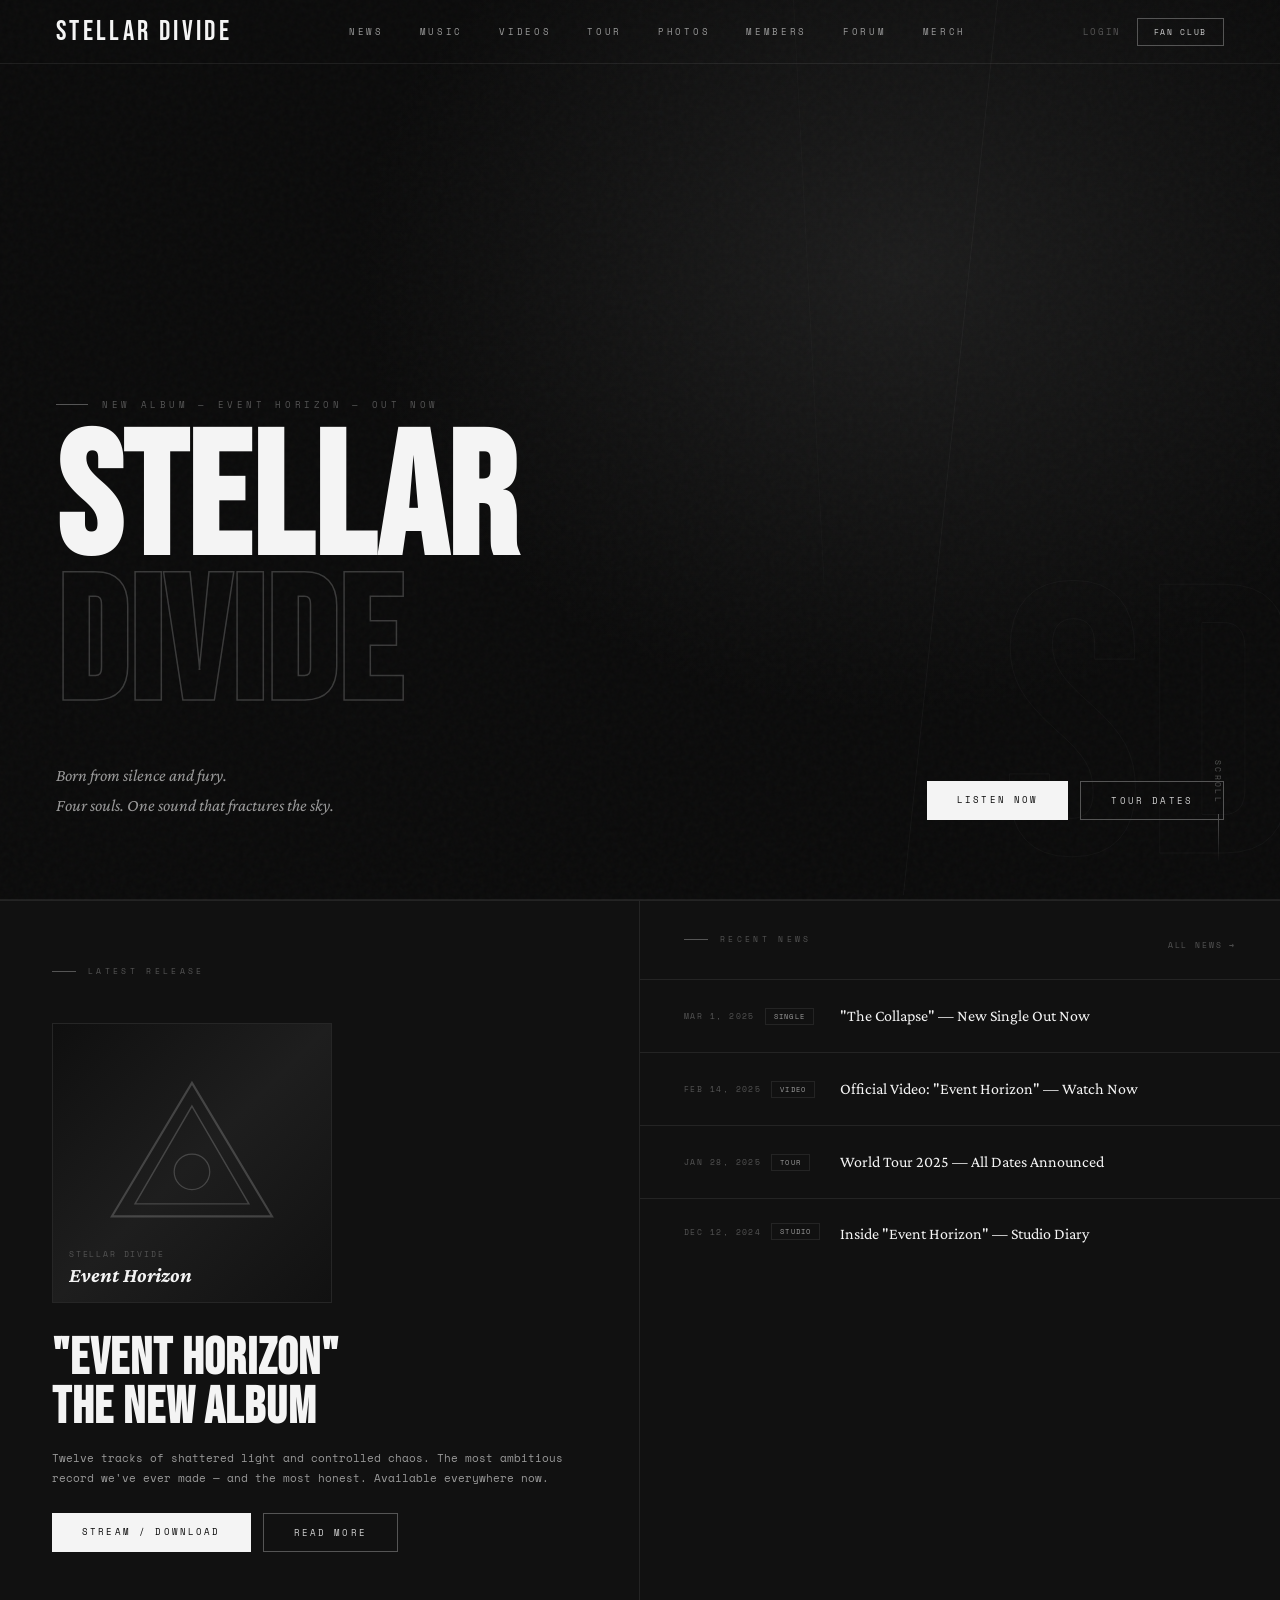
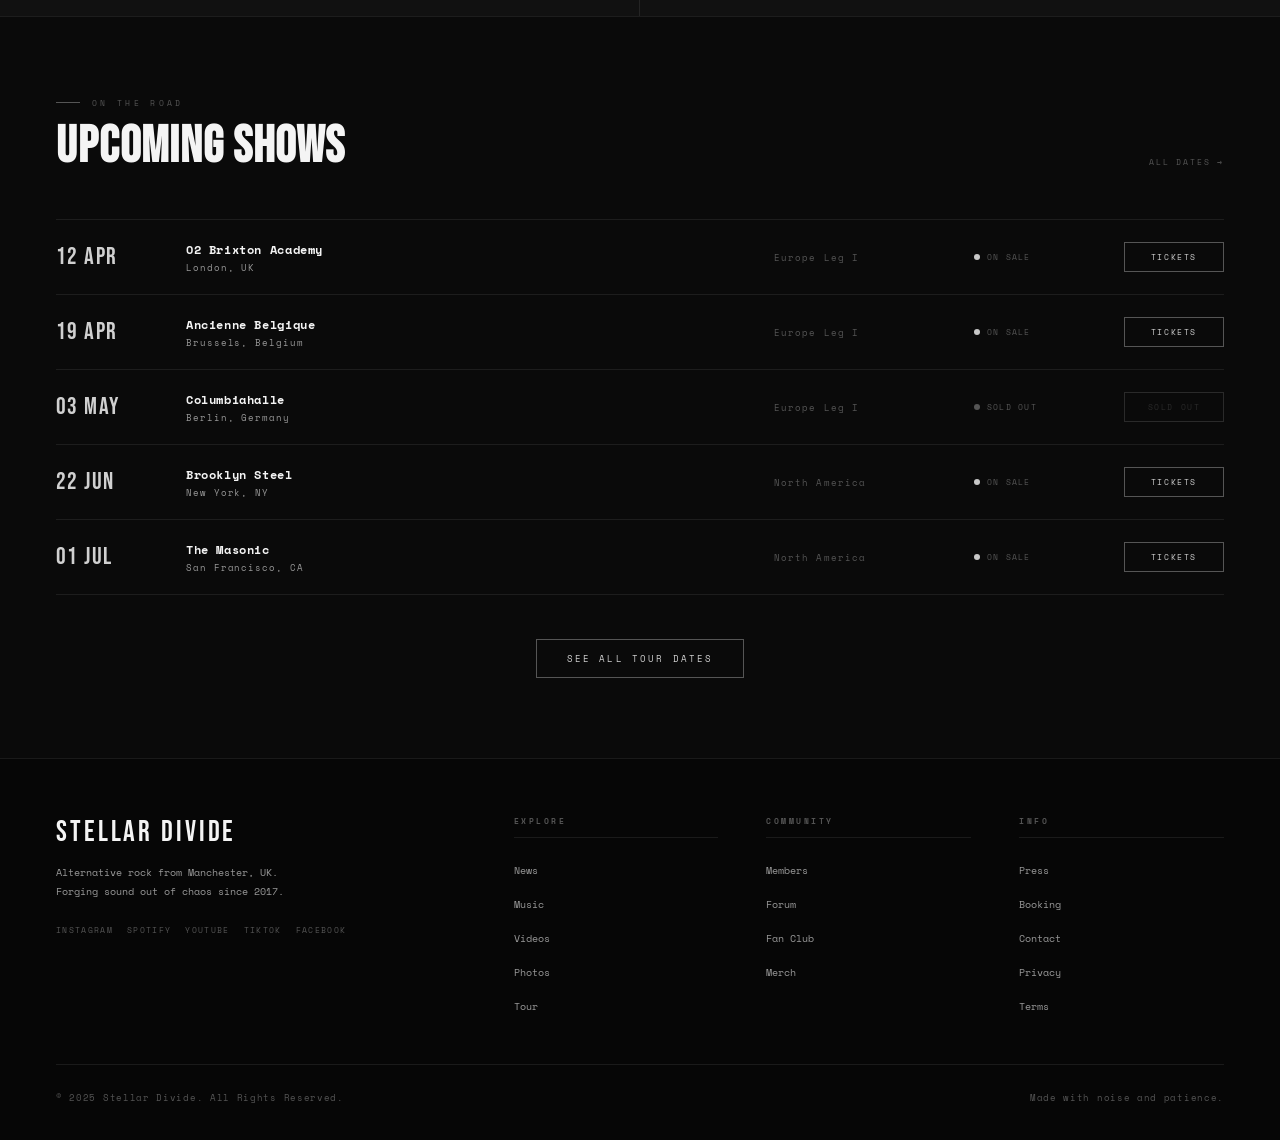
<file: index.html>
<!DOCTYPE html>
<html lang="en">
<head>
  <meta charset="UTF-8" />
  <meta name="viewport" content="width=device-width, initial-scale=1.0" />
  <title>Stellar Divide — Official Website</title>
  <link rel="icon" type="image/jpg" href="icon-music.png">
  <link rel="stylesheet" href="global.css" />
  <link rel="stylesheet" href="style.css" />
</head>
<body>

  <header id="site-header"></header>

  <!-- ══ HERO ══ -->
  <section id="hero">
    <div class="hero-bg">
      <div class="grain"></div>
      <div class="hero-line h-line-1"></div>
      <div class="hero-line h-line-2"></div>
      <div class="hero-line h-line-3"></div>
    </div>
    <div class="hero-content">
      <p class="hero-eyebrow">New Album — Event Horizon — Out Now</p>
      <h1 class="hero-title">
        <span class="ht-solid">Stellar</span>
        <span class="ht-outline">Divide</span>
      </h1>
      <div class="hero-bottom">
        <p class="hero-tagline">
          Born from silence and fury.<br>
          Four souls. One sound that fractures the sky.
        </p>
        <div class="hero-cta">
          <a href="news.html" class="btn btn-white">Listen Now</a>
          <a href="tour.html" class="btn btn-outline">Tour Dates</a>
        </div>
      </div>
    </div>
    <div class="hero-scroll">
      <span>Scroll</span>
      <div class="scroll-line"></div>
    </div>
    <!-- Decorative large text -->
    <div class="hero-deco" aria-hidden="true">SD</div>
  </section>

  <!-- ══ LATEST NEWS ══ -->
  <section id="home-news">
    <div class="hn-featured">
      <span class="sec-label">Latest Release</span>
      <div class="hn-album reveal">
        <div class="album-cover">
          <div class="ac-geo">
            <svg viewBox="0 0 100 100" fill="none" xmlns="http://www.w3.org/2000/svg">
              <polygon points="50,5 95,80 5,80" stroke="white" stroke-width="1.2"/>
              <polygon points="50,18 82,73 18,73" stroke="white" stroke-width="0.8"/>
              <circle cx="50" cy="55" r="10" stroke="white" stroke-width="0.7"/>
            </svg>
          </div>
          <div class="ac-info">
            <span>Stellar Divide</span>
            <strong>Event Horizon</strong>
          </div>
        </div>
        <div class="hn-album-text">
          <h2 class="sec-title">"Event Horizon"<br>The New Album</h2>
          <p>Twelve tracks of shattered light and controlled chaos. The most ambitious record we've ever made — and the most honest. Available everywhere now.</p>
          <div class="hn-btns">
            <a href="#" class="btn btn-white">Stream / Download</a>
            <a href="news.html" class="btn btn-outline">Read More</a>
          </div>
        </div>
      </div>
    </div>

    <div class="hn-sidebar">
      <div class="hn-sidebar-head">
        <span class="sec-label">Recent News</span>
        <a href="news.html" class="link-more">All News →</a>
      </div>
      <div class="hn-items">
        <a class="hn-item reveal" href="news.html">
          <div class="hni-meta"><span class="hni-date">Mar 1, 2025</span><span class="hni-type">Single</span></div>
          <div class="hni-title">"The Collapse" — New Single Out Now</div>
          <div class="hni-arrow">→</div>
        </a>
        <a class="hn-item reveal" href="news.html">
          <div class="hni-meta"><span class="hni-date">Feb 14, 2025</span><span class="hni-type">Video</span></div>
          <div class="hni-title">Official Video: "Event Horizon" — Watch Now</div>
          <div class="hni-arrow">→</div>
        </a>
        <a class="hn-item reveal" href="news.html">
          <div class="hni-meta"><span class="hni-date">Jan 28, 2025</span><span class="hni-type">Tour</span></div>
          <div class="hni-title">World Tour 2025 — All Dates Announced</div>
          <div class="hni-arrow">→</div>
        </a>
        <a class="hn-item reveal" href="news.html">
          <div class="hni-meta"><span class="hni-date">Dec 12, 2024</span><span class="hni-type">Studio</span></div>
          <div class="hni-title">Inside "Event Horizon" — Studio Diary</div>
          <div class="hni-arrow">→</div>
        </a>
      </div>
    </div>
  </section>

  <!-- ══ TOUR PREVIEW ══ -->
  <section id="home-tour">
    <div class="ht-head">
      <div>
        <span class="sec-label">On The Road</span>
        <h2 class="sec-title">Upcoming Shows</h2>
      </div>
      <a href="tour.html" class="link-more">All Dates →</a>
    </div>

    <div class="ht-list">
      <a class="ht-row reveal" href="tour.html">
        <span class="ht-date">12 APR</span>
        <span class="ht-venue">O2 Brixton Academy<small>London, UK</small></span>
        <span class="ht-leg">Europe Leg I</span>
        <span class="ht-status on"><i></i>On Sale</span>
        <span class="ht-ticket">Tickets</span>
      </a>
      <a class="ht-row reveal" href="tour.html">
        <span class="ht-date">19 APR</span>
        <span class="ht-venue">Ancienne Belgique<small>Brussels, Belgium</small></span>
        <span class="ht-leg">Europe Leg I</span>
        <span class="ht-status on"><i></i>On Sale</span>
        <span class="ht-ticket">Tickets</span>
      </a>
      <a class="ht-row reveal" href="tour.html">
        <span class="ht-date">03 MAY</span>
        <span class="ht-venue">Columbiahalle<small>Berlin, Germany</small></span>
        <span class="ht-leg">Europe Leg I</span>
        <span class="ht-status sold"><i></i>Sold Out</span>
        <span class="ht-ticket sold">Sold Out</span>
      </a>
      <a class="ht-row reveal" href="tour.html">
        <span class="ht-date">22 JUN</span>
        <span class="ht-venue">Brooklyn Steel<small>New York, NY</small></span>
        <span class="ht-leg">North America</span>
        <span class="ht-status on"><i></i>On Sale</span>
        <span class="ht-ticket">Tickets</span>
      </a>
      <a class="ht-row reveal" href="tour.html">
        <span class="ht-date">01 JUL</span>
        <span class="ht-venue">The Masonic<small>San Francisco, CA</small></span>
        <span class="ht-leg">North America</span>
        <span class="ht-status on"><i></i>On Sale</span>
        <span class="ht-ticket">Tickets</span>
      </a>
    </div>

    <div class="ht-footer">
      <a href="tour.html" class="btn btn-outline">See All Tour Dates</a>
    </div>
  </section>

  <footer id="site-footer"></footer>

  <script src="layout.js"></script>
  <script src="script.js"></script>
</body>
</html>
</file>
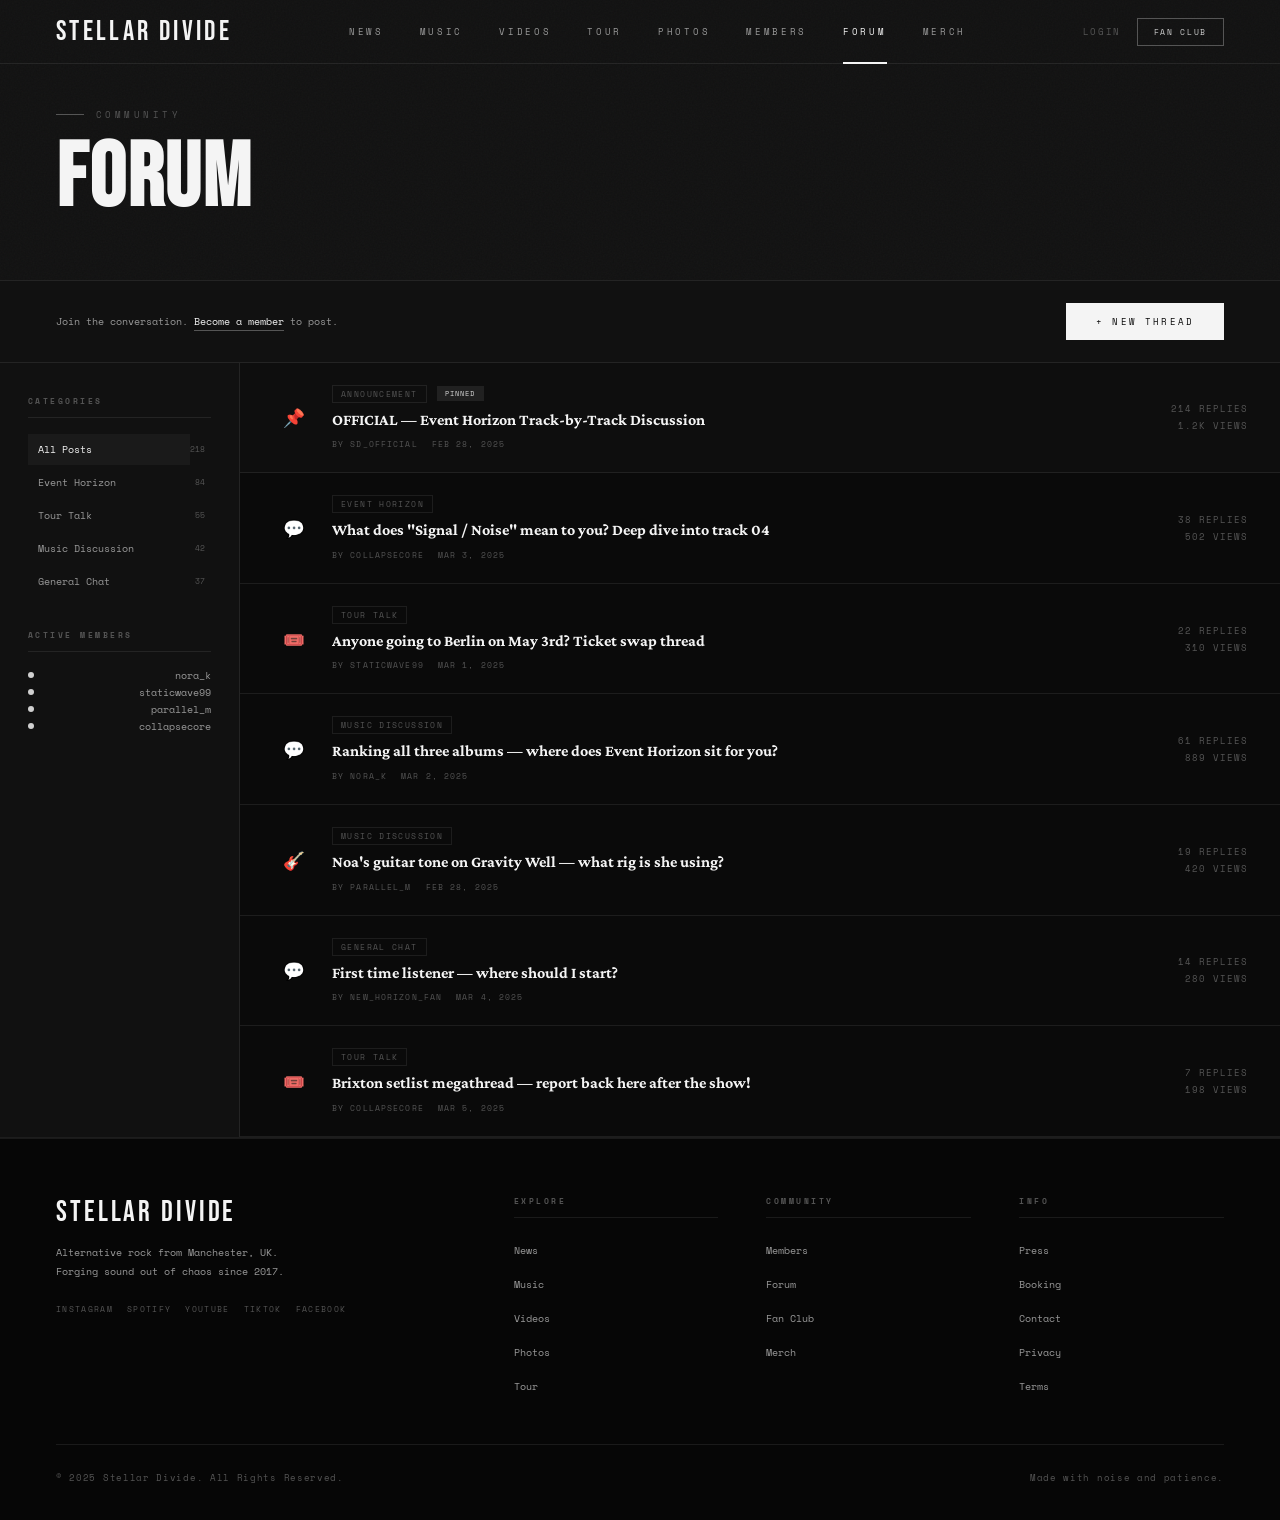
<file: forum.html>
<!DOCTYPE html>
<html lang="en">
<head>
  <meta charset="UTF-8" />
  <meta name="viewport" content="width=device-width, initial-scale=1.0" />
  <title>Forum — Stellar Divide</title>
  <link rel="icon" type="image/jpg" href="icon-music.png">
  <link rel="stylesheet" href="global.css" />
  <link rel="stylesheet" href="forum.css" />
</head>
<body>
  <header id="site-header"></header>
  <div class="page-header">
    <div class="grain"></div>
    <p class="eyebrow">Community</p>
    <h1>Forum</h1>
  </div>
  <main id="forum-main">
    <div class="forum-bar">
      <p>Join the conversation. <a href="members.html">Become a member</a> to post.</p>
      <button class="btn btn-white" id="new-thread-btn">+ New Thread</button>
    </div>

    <div class="forum-layout">
      <!-- Categories sidebar -->
      <aside class="forum-aside">
        <div class="fa-section">
          <h3>Categories</h3>
          <ul>
            <li class="active"><a href="#">All Posts</a><span>218</span></li>
            <li><a href="#">Event Horizon</a><span>84</span></li>
            <li><a href="#">Tour Talk</a><span>55</span></li>
            <li><a href="#">Music Discussion</a><span>42</span></li>
            <li><a href="#">General Chat</a><span>37</span></li>
          </ul>
        </div>
        <div class="fa-section">
          <h3>Active Members</h3>
          <ul class="members-list">
            <li><span class="am-dot"></span>nora_k</li>
            <li><span class="am-dot"></span>staticwave99</li>
            <li><span class="am-dot"></span>parallel_m</li>
            <li><span class="am-dot"></span>collapsecore</li>
          </ul>
        </div>
      </aside>

      <!-- Thread list -->
      <div class="forum-threads">
        <div class="thread-row reveal pinned">
          <div class="tr-icon pinned-icon">📌</div>
          <div class="tr-body">
            <div class="tr-top">
              <span class="tr-category">Announcement</span>
              <span class="tr-tag pinned">Pinned</span>
            </div>
            <h3 class="tr-title"><a href="#">OFFICIAL — Event Horizon Track-by-Track Discussion</a></h3>
            <div class="tr-meta"><span>by SD_Official</span><span>Feb 28, 2025</span></div>
          </div>
          <div class="tr-stats"><span>214 replies</span><span>1.2k views</span></div>
        </div>

        <div class="thread-row reveal">
          <div class="tr-icon">💬</div>
          <div class="tr-body">
            <div class="tr-top"><span class="tr-category">Event Horizon</span></div>
            <h3 class="tr-title"><a href="#">What does "Signal / Noise" mean to you? Deep dive into track 04</a></h3>
            <div class="tr-meta"><span>by collapsecore</span><span>Mar 3, 2025</span></div>
          </div>
          <div class="tr-stats"><span>38 replies</span><span>502 views</span></div>
        </div>

        <div class="thread-row reveal">
          <div class="tr-icon">🎟️</div>
          <div class="tr-body">
            <div class="tr-top"><span class="tr-category">Tour Talk</span></div>
            <h3 class="tr-title"><a href="#">Anyone going to Berlin on May 3rd? Ticket swap thread</a></h3>
            <div class="tr-meta"><span>by staticwave99</span><span>Mar 1, 2025</span></div>
          </div>
          <div class="tr-stats"><span>22 replies</span><span>310 views</span></div>
        </div>

        <div class="thread-row reveal">
          <div class="tr-icon">💬</div>
          <div class="tr-body">
            <div class="tr-top"><span class="tr-category">Music Discussion</span></div>
            <h3 class="tr-title"><a href="#">Ranking all three albums — where does Event Horizon sit for you?</a></h3>
            <div class="tr-meta"><span>by nora_k</span><span>Mar 2, 2025</span></div>
          </div>
          <div class="tr-stats"><span>61 replies</span><span>889 views</span></div>
        </div>

        <div class="thread-row reveal">
          <div class="tr-icon">🎸</div>
          <div class="tr-body">
            <div class="tr-top"><span class="tr-category">Music Discussion</span></div>
            <h3 class="tr-title"><a href="#">Noa's guitar tone on Gravity Well — what rig is she using?</a></h3>
            <div class="tr-meta"><span>by parallel_m</span><span>Feb 28, 2025</span></div>
          </div>
          <div class="tr-stats"><span>19 replies</span><span>420 views</span></div>
        </div>

        <div class="thread-row reveal">
          <div class="tr-icon">💬</div>
          <div class="tr-body">
            <div class="tr-top"><span class="tr-category">General Chat</span></div>
            <h3 class="tr-title"><a href="#">First time listener — where should I start?</a></h3>
            <div class="tr-meta"><span>by new_horizon_fan</span><span>Mar 4, 2025</span></div>
          </div>
          <div class="tr-stats"><span>14 replies</span><span>280 views</span></div>
        </div>

        <div class="thread-row reveal">
          <div class="tr-icon">🎟️</div>
          <div class="tr-body">
            <div class="tr-top"><span class="tr-category">Tour Talk</span></div>
            <h3 class="tr-title"><a href="#">Brixton setlist megathread — report back here after the show!</a></h3>
            <div class="tr-meta"><span>by collapsecore</span><span>Mar 5, 2025</span></div>
          </div>
          <div class="tr-stats"><span>7 replies</span><span>198 views</span></div>
        </div>
      </div>
    </div>
  </main>
  <footer id="site-footer"></footer>
  <script src="layout.js"></script>
  <script src="forum.js"></script>
</body>
</html>
</file>
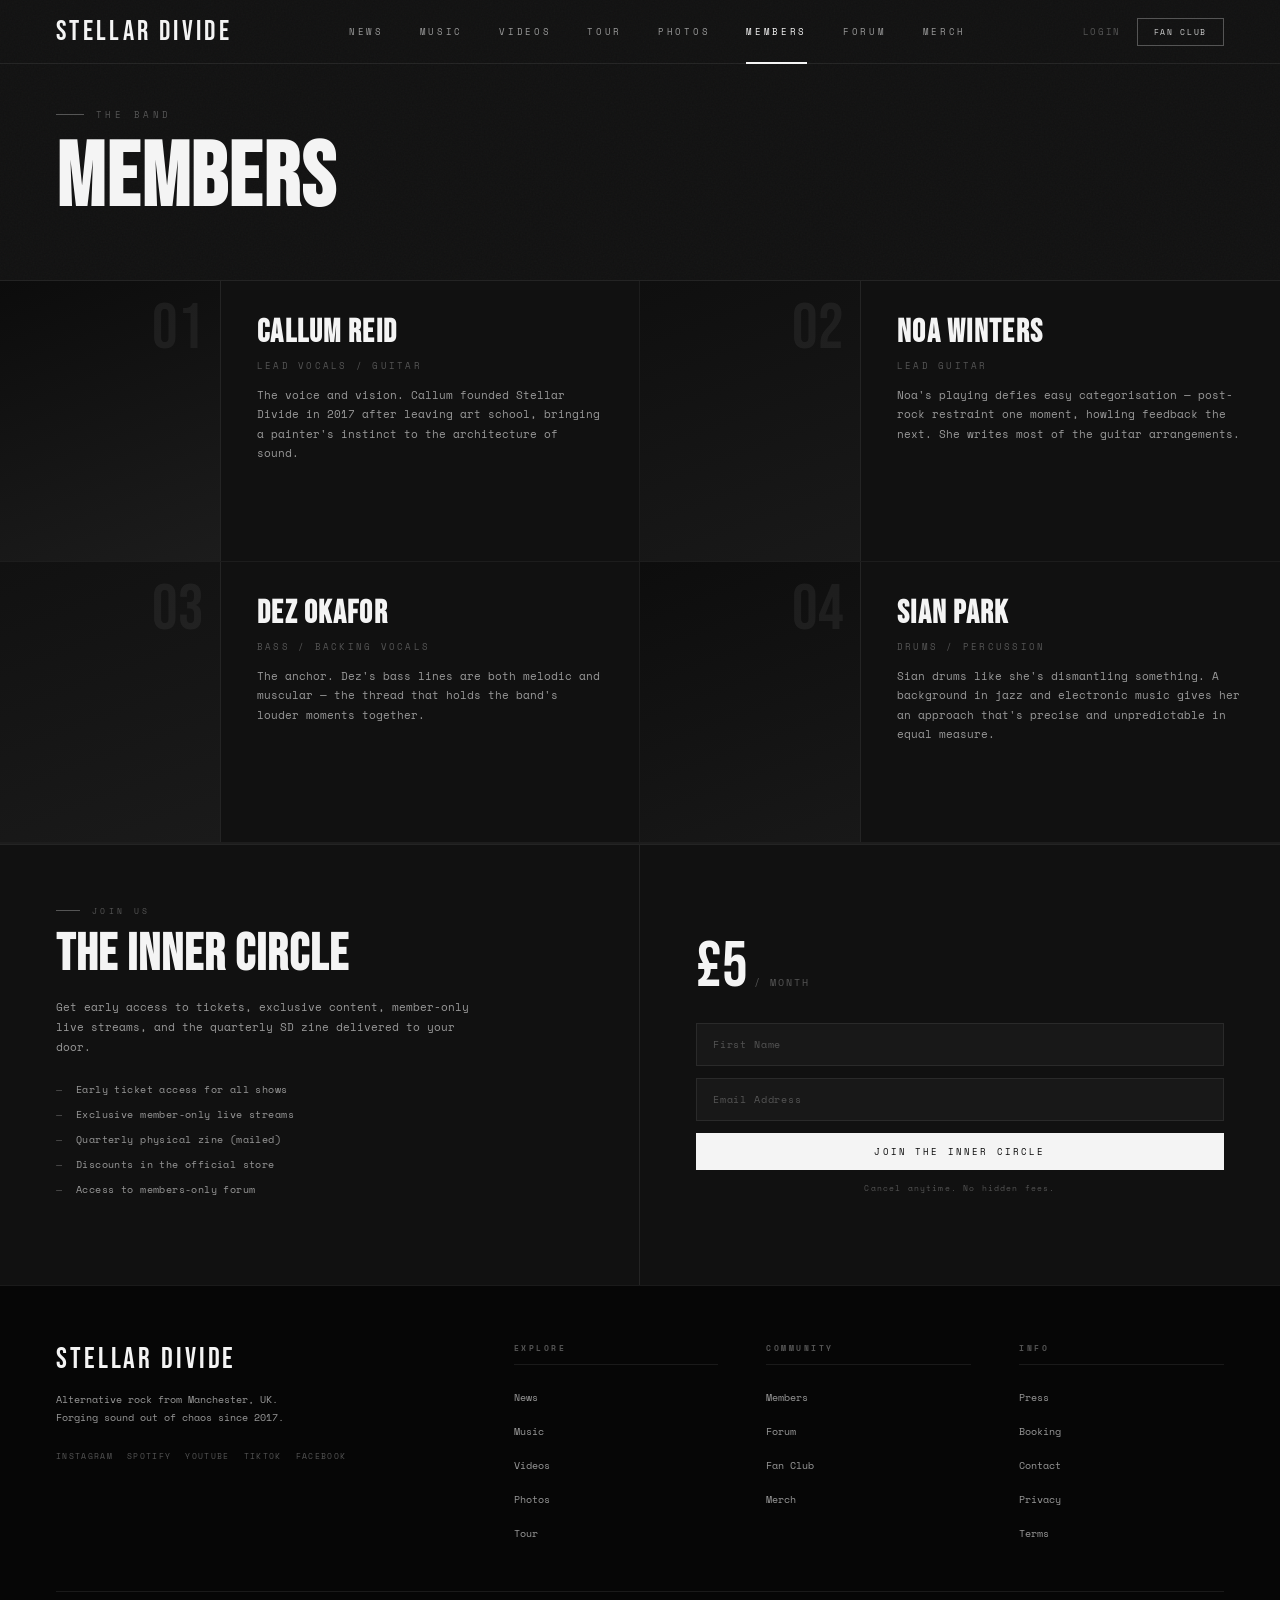
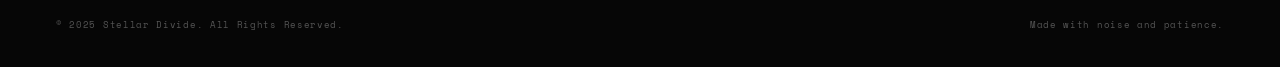
<file: members.html>
<!DOCTYPE html>
<html lang="en">
<head>
  <meta charset="UTF-8" />
  <meta name="viewport" content="width=device-width, initial-scale=1.0" />
  <title>Members — Stellar Divide</title>
  <link rel="icon" type="image/jpg" href="icon-music.png">
  <link rel="stylesheet" href="global.css" />
  <link rel="stylesheet" href="members.css" />
</head>
<body>
  <header id="site-header"></header>
  <div class="page-header">
    <div class="grain"></div>
    <p class="eyebrow">The Band</p>
    <h1>Members</h1>
  </div>
  <main id="members-main">

    <!-- Band members -->
    <section class="band-section">
      <div class="members-grid">
        <div class="member-card reveal">
          <div class="mc-portrait mp-1"><div class="mc-number">01</div></div>
          <div class="mc-info">
            <h2 class="mc-name">Callum Reid</h2>
            <span class="mc-role">Lead Vocals / Guitar</span>
            <p class="mc-bio">The voice and vision. Callum founded Stellar Divide in 2017 after leaving art school, bringing a painter's instinct to the architecture of sound.</p>
          </div>
        </div>
        <div class="member-card reveal">
          <div class="mc-portrait mp-2"><div class="mc-number">02</div></div>
          <div class="mc-info">
            <h2 class="mc-name">Noa Winters</h2>
            <span class="mc-role">Lead Guitar</span>
            <p class="mc-bio">Noa's playing defies easy categorisation — post-rock restraint one moment, howling feedback the next. She writes most of the guitar arrangements.</p>
          </div>
        </div>
        <div class="member-card reveal">
          <div class="mc-portrait mp-3"><div class="mc-number">03</div></div>
          <div class="mc-info">
            <h2 class="mc-name">Dez Okafor</h2>
            <span class="mc-role">Bass / Backing Vocals</span>
            <p class="mc-bio">The anchor. Dez's bass lines are both melodic and muscular — the thread that holds the band's louder moments together.</p>
          </div>
        </div>
        <div class="member-card reveal">
          <div class="mc-portrait mp-4"><div class="mc-number">04</div></div>
          <div class="mc-info">
            <h2 class="mc-name">Sian Park</h2>
            <span class="mc-role">Drums / Percussion</span>
            <p class="mc-bio">Sian drums like she's dismantling something. A background in jazz and electronic music gives her an approach that's precise and unpredictable in equal measure.</p>
          </div>
        </div>
      </div>
    </section>

    <!-- Fan club -->
    <section class="fanclub-section reveal">
      <div class="fc-inner">
        <div>
          <span class="sec-label">Join Us</span>
          <h2 class="sec-title" style="margin-top: 14px;">The Inner Circle</h2>
          <p>Get early access to tickets, exclusive content, member-only live streams, and the quarterly SD zine delivered to your door.</p>
          <ul class="fc-perks">
            <li>Early ticket access for all shows</li>
            <li>Exclusive member-only live streams</li>
            <li>Quarterly physical zine (mailed)</li>
            <li>Discounts in the official store</li>
            <li>Access to members-only forum</li>
          </ul>
        </div>
        <div class="fc-form-wrap">
          <div class="fc-price">
            <span class="fcp-amount">£5</span>
            <span class="fcp-period">/ month</span>
          </div>
          <form class="fc-form" id="fanclub-form">
            <input type="text"  placeholder="First Name" required />
            <input type="email" placeholder="Email Address" required />
            <button type="submit" class="btn btn-white">Join The Inner Circle</button>
            <p class="fc-small">Cancel anytime. No hidden fees.</p>
          </form>
        </div>
      </div>
    </section>

  </main>
  <footer id="site-footer"></footer>
  <script src="layout.js"></script>
  <script src="members.js"></script>
</body>
</html>
</file>
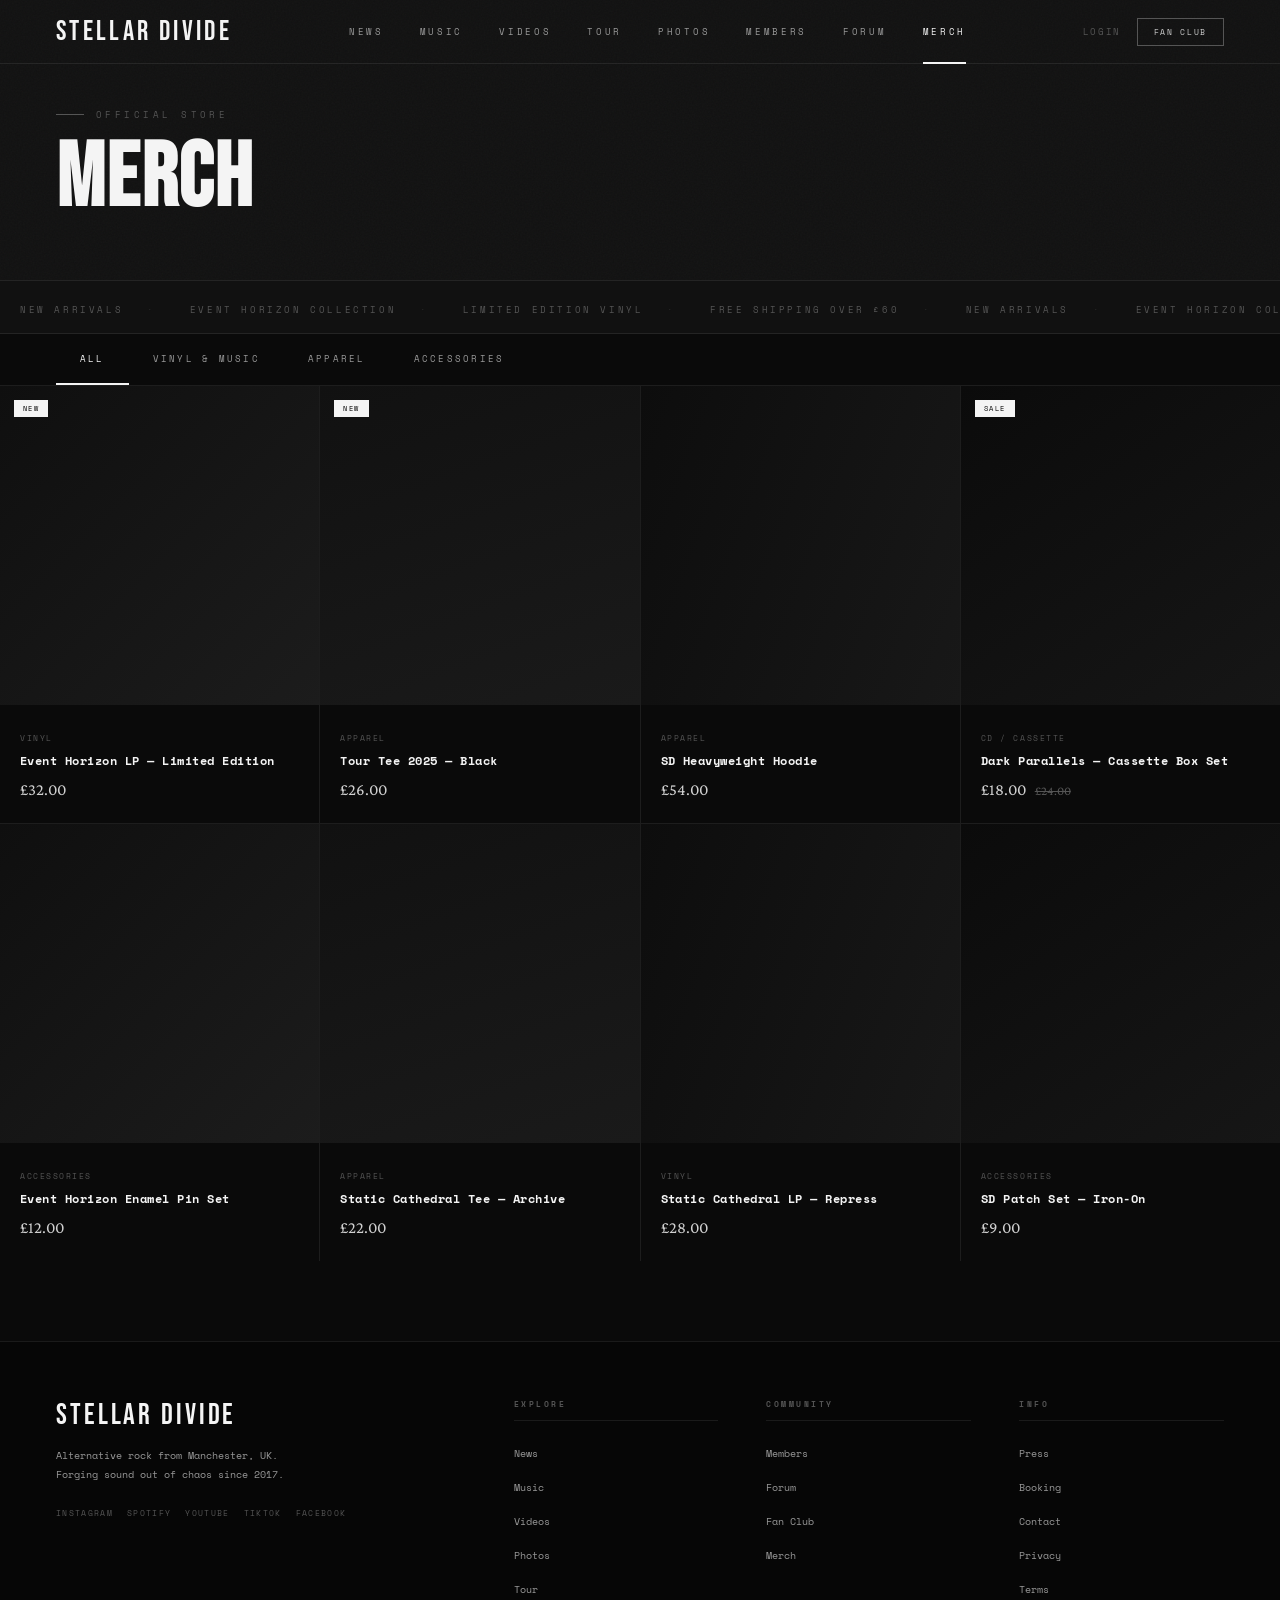
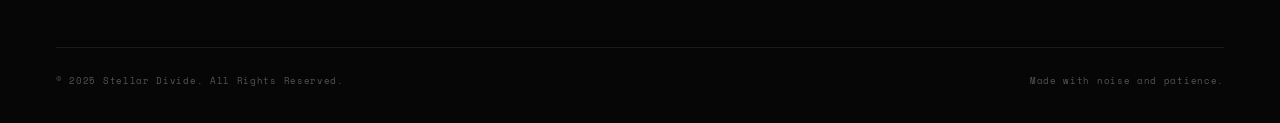
<file: merch.html>
<!DOCTYPE html>
<html lang="en">
<head>
  <meta charset="UTF-8" />
  <meta name="viewport" content="width=device-width, initial-scale=1.0" />
  <title>Merch — Stellar Divide</title>
  <link rel="icon" type="image/jpg" href="icon-music.png">
  <link rel="stylesheet" href="global.css" />
  <link rel="stylesheet" href="merch.css" />
</head>
<body>
  <header id="site-header"></header>
  <div class="page-header">
    <div class="grain"></div>
    <p class="eyebrow">Official Store</p>
    <h1>Merch</h1>
  </div>
  <main id="merch-main">

    <!-- Ticker -->
    <div class="merch-ticker" aria-hidden="true">
      <div class="ticker-inner">
        <span>NEW ARRIVALS</span><span class="dot">·</span>
        <span>EVENT HORIZON COLLECTION</span><span class="dot">·</span>
        <span>LIMITED EDITION VINYL</span><span class="dot">·</span>
        <span>FREE SHIPPING OVER £60</span><span class="dot">·</span>
        <span>NEW ARRIVALS</span><span class="dot">·</span>
        <span>EVENT HORIZON COLLECTION</span><span class="dot">·</span>
        <span>LIMITED EDITION VINYL</span><span class="dot">·</span>
        <span>FREE SHIPPING OVER £60</span><span class="dot">·</span>
      </div>
    </div>

    <!-- Filters -->
    <div class="merch-filters">
      <button class="filter-btn active" data-filter="all">All</button>
      <button class="filter-btn" data-filter="vinyl">Vinyl & Music</button>
      <button class="filter-btn" data-filter="apparel">Apparel</button>
      <button class="filter-btn" data-filter="accessories">Accessories</button>
    </div>

    <!-- Grid -->
    <div class="merch-grid">
      <div class="merch-card reveal" data-cat="vinyl">
        <div class="mc-img mi-1">
          <div class="mc-badge">New</div>
          <button class="mc-quick">Quick Add</button>
        </div>
        <div class="mc-body">
          <span class="mc-cat">Vinyl</span>
          <h3 class="mc-name">Event Horizon LP — Limited Edition</h3>
          <div class="mc-price">£32.00</div>
        </div>
      </div>

      <div class="merch-card reveal" data-cat="apparel">
        <div class="mc-img mi-2">
          <div class="mc-badge">New</div>
          <button class="mc-quick">Quick Add</button>
        </div>
        <div class="mc-body">
          <span class="mc-cat">Apparel</span>
          <h3 class="mc-name">Tour Tee 2025 — Black</h3>
          <div class="mc-price">£26.00</div>
        </div>
      </div>

      <div class="merch-card reveal" data-cat="apparel">
        <div class="mc-img mi-3">
          <button class="mc-quick">Quick Add</button>
        </div>
        <div class="mc-body">
          <span class="mc-cat">Apparel</span>
          <h3 class="mc-name">SD Heavyweight Hoodie</h3>
          <div class="mc-price">£54.00</div>
        </div>
      </div>

      <div class="merch-card reveal" data-cat="vinyl">
        <div class="mc-img mi-4">
          <div class="mc-badge">Sale</div>
          <button class="mc-quick">Quick Add</button>
        </div>
        <div class="mc-body">
          <span class="mc-cat">CD / Cassette</span>
          <h3 class="mc-name">Dark Parallels — Cassette Box Set</h3>
          <div class="mc-price">£18.00 <del>£24.00</del></div>
        </div>
      </div>

      <div class="merch-card reveal" data-cat="accessories">
        <div class="mc-img mi-1">
          <button class="mc-quick">Quick Add</button>
        </div>
        <div class="mc-body">
          <span class="mc-cat">Accessories</span>
          <h3 class="mc-name">Event Horizon Enamel Pin Set</h3>
          <div class="mc-price">£12.00</div>
        </div>
      </div>

      <div class="merch-card reveal" data-cat="apparel">
        <div class="mc-img mi-2">
          <button class="mc-quick">Quick Add</button>
        </div>
        <div class="mc-body">
          <span class="mc-cat">Apparel</span>
          <h3 class="mc-name">Static Cathedral Tee — Archive</h3>
          <div class="mc-price">£22.00</div>
        </div>
      </div>

      <div class="merch-card reveal" data-cat="vinyl">
        <div class="mc-img mi-3">
          <button class="mc-quick">Quick Add</button>
        </div>
        <div class="mc-body">
          <span class="mc-cat">Vinyl</span>
          <h3 class="mc-name">Static Cathedral LP — Repress</h3>
          <div class="mc-price">£28.00</div>
        </div>
      </div>

      <div class="merch-card reveal" data-cat="accessories">
        <div class="mc-img mi-4">
          <button class="mc-quick">Quick Add</button>
        </div>
        <div class="mc-body">
          <span class="mc-cat">Accessories</span>
          <h3 class="mc-name">SD Patch Set — Iron-On</h3>
          <div class="mc-price">£9.00</div>
        </div>
      </div>
    </div>

  </main>
  <footer id="site-footer"></footer>
  <script src="layout.js"></script>
  <script src="merch.js"></script>
</body>
</html>
</file>
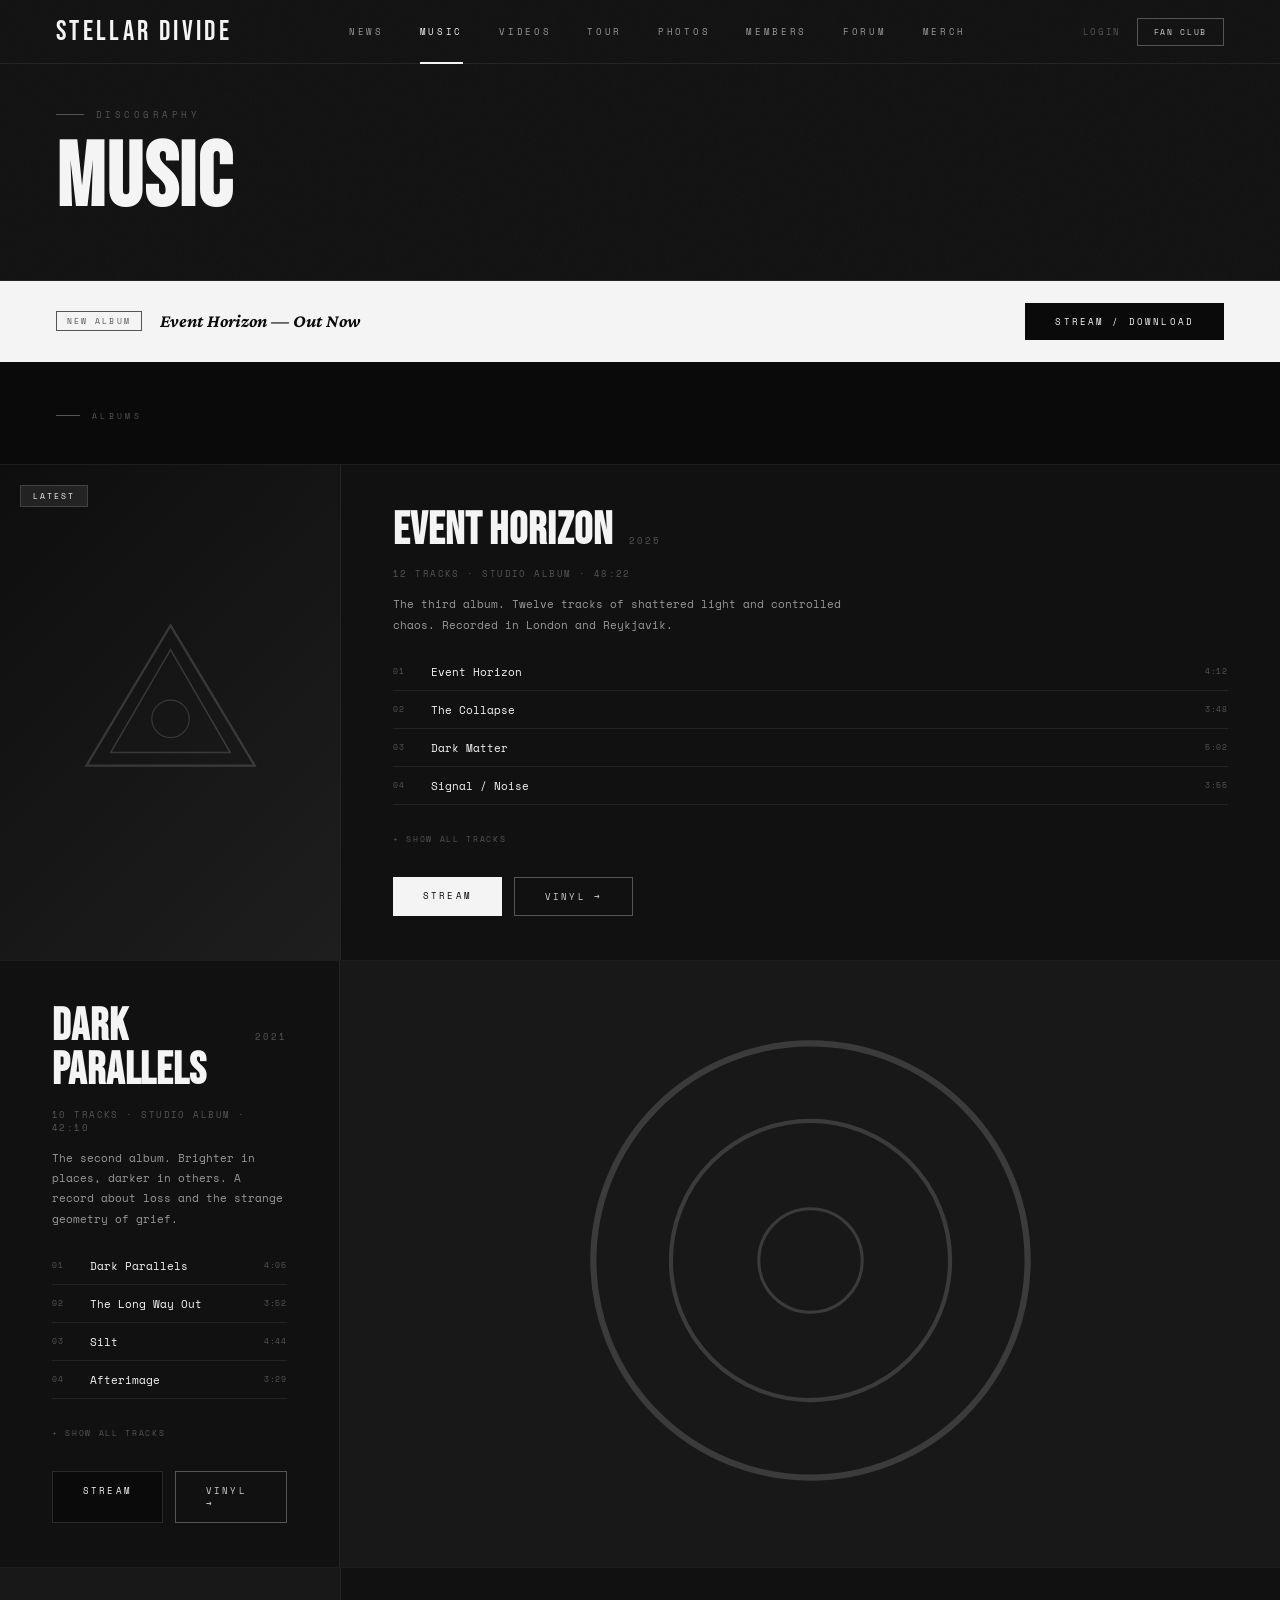
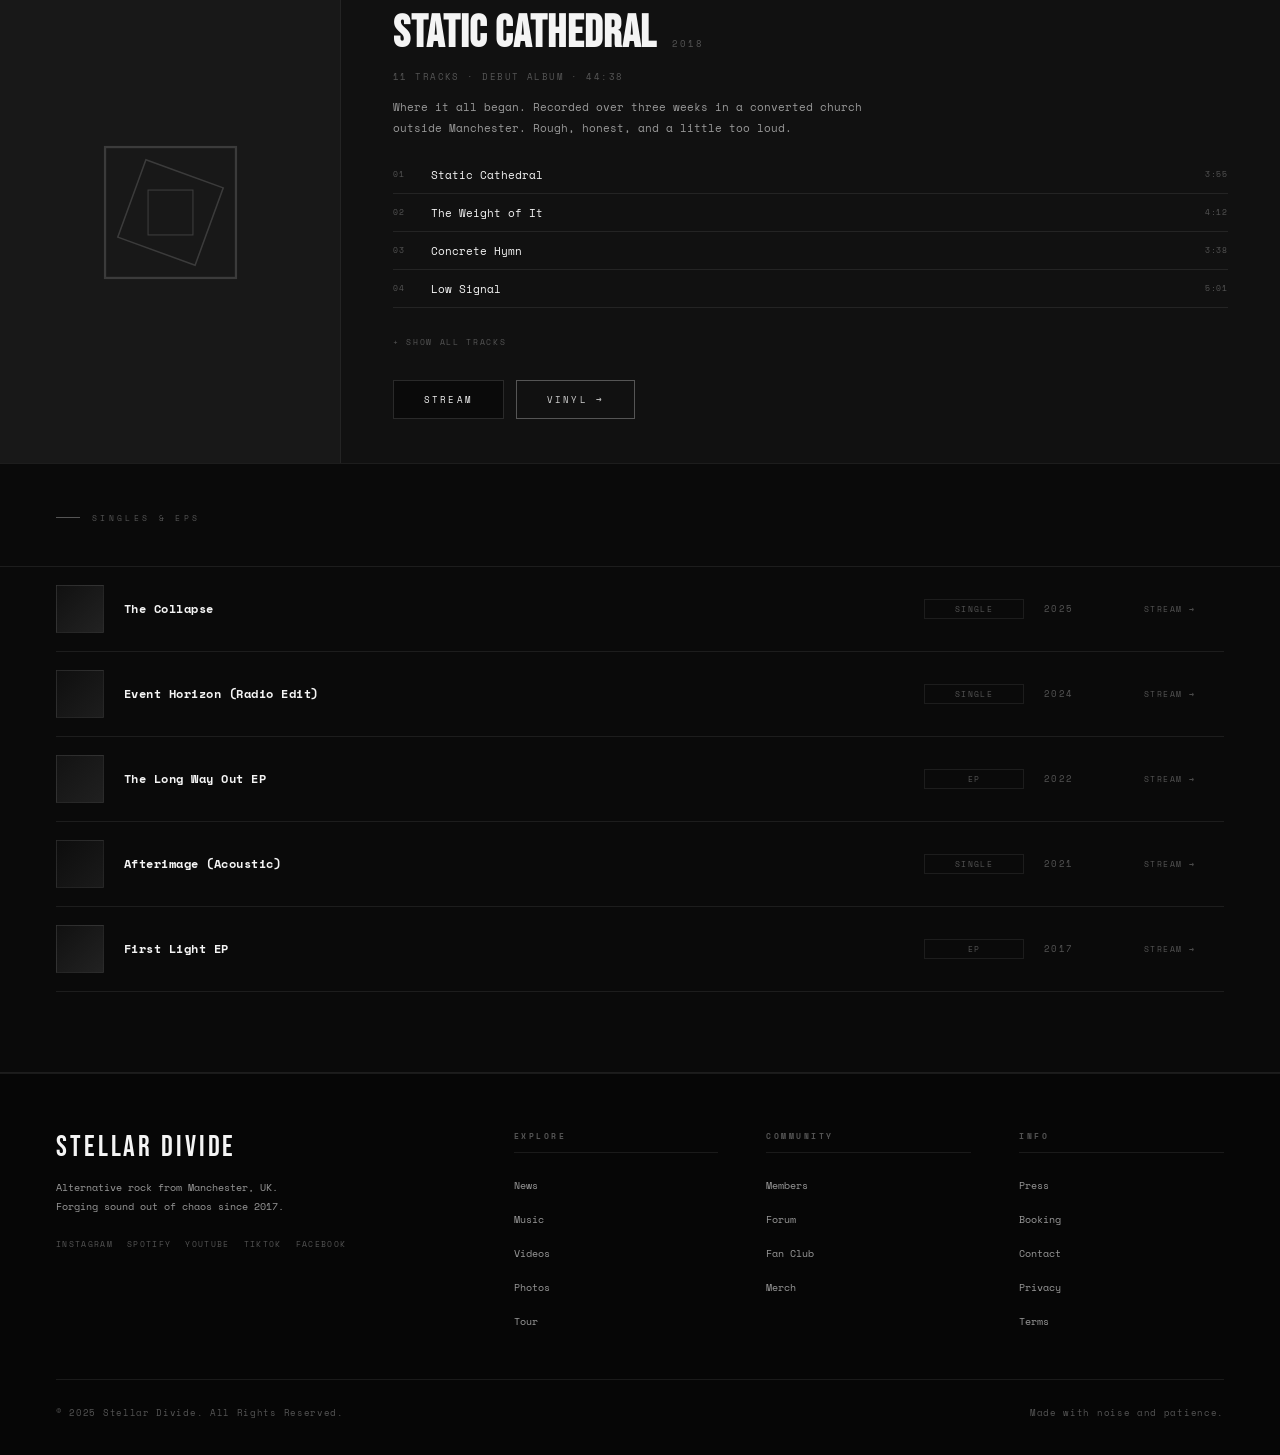
<file: music.html>
<!DOCTYPE html>
<html lang="en">
<head>
  <meta charset="UTF-8" />
  <meta name="viewport" content="width=device-width, initial-scale=1.0" />
  <title>Music — Stellar Divide</title>
  <link rel="icon" type="image/jpg" href="icon-music.png">
  <link rel="stylesheet" href="global.css" />
  <link rel="stylesheet" href="music.css" />
</head>
<body>

  <header id="site-header"></header>

  <div class="page-header">
    <div class="grain"></div>
    <p class="eyebrow">Discography</p>
    <h1>Music</h1>
  </div>

  <main id="music-main">

    <!-- Latest release banner -->
    <div class="latest-banner">
      <div class="lb-text">
        <span class="lb-tag">New Album</span>
        <strong>Event Horizon — Out Now</strong>
      </div>
      <a href="#" class="btn btn-white">Stream / Download</a>
    </div>

    <!-- Albums section -->
    <section class="albums-section">
      <div class="music-section-head">
        <span class="sec-label">Albums</span>
      </div>

      <div class="albums-grid">

        <!-- Album 1 -->
        <div class="album-item reveal">
          <div class="ai-cover latest">
            <div class="ai-geo">
              <svg viewBox="0 0 100 100" fill="none" xmlns="http://www.w3.org/2000/svg">
                <polygon points="50,5 95,80 5,80" stroke="white" stroke-width="1.2"/>
                <polygon points="50,18 82,73 18,73" stroke="white" stroke-width="0.8"/>
                <circle cx="50" cy="55" r="10" stroke="white" stroke-width="0.6"/>
              </svg>
            </div>
            <div class="ai-badge">Latest</div>
          </div>
          <div class="ai-info">
            <div class="ai-head">
              <h2 class="ai-title">Event Horizon</h2>
              <span class="ai-year">2025</span>
            </div>
            <p class="ai-meta">12 Tracks · Studio Album · 48:22</p>
            <p class="ai-desc">The third album. Twelve tracks of shattered light and controlled chaos. Recorded in London and Reykjavik.</p>
            <div class="ai-tracklist">
              <div class="track-row"><span class="tn">01</span><span class="tt">Event Horizon</span><span class="td">4:12</span></div>
              <div class="track-row"><span class="tn">02</span><span class="tt">The Collapse</span><span class="td">3:48</span></div>
              <div class="track-row"><span class="tn">03</span><span class="tt">Dark Matter</span><span class="td">5:02</span></div>
              <div class="track-row"><span class="tn">04</span><span class="tt">Signal / Noise</span><span class="td">3:55</span></div>
              <div class="track-row show-more"><span class="tn">05</span><span class="tt">Parallax Error</span><span class="td">4:30</span></div>
              <div class="track-row show-more"><span class="tn">06</span><span class="tt">Gravity Well</span><span class="td">4:18</span></div>
            </div>
            <button class="tracklist-toggle" data-album="1">+ Show all tracks</button>
            <div class="ai-actions">
              <a href="#" class="btn btn-white">Stream</a>
              <a href="#" class="btn btn-outline">Vinyl →</a>
            </div>
          </div>
        </div>

        <!-- Album 2 -->
        <div class="album-item reveal">
          <div class="ai-cover">
            <div class="ai-geo">
              <svg viewBox="0 0 100 100" fill="none" xmlns="http://www.w3.org/2000/svg">
                <circle cx="50" cy="50" r="42" stroke="white" stroke-width="1.2"/>
                <circle cx="50" cy="50" r="27" stroke="white" stroke-width="0.8"/>
                <circle cx="50" cy="50" r="10" stroke="white" stroke-width="0.6"/>
              </svg>
            </div>
          </div>
          <div class="ai-info">
            <div class="ai-head">
              <h2 class="ai-title">Dark Parallels</h2>
              <span class="ai-year">2021</span>
            </div>
            <p class="ai-meta">10 Tracks · Studio Album · 42:10</p>
            <p class="ai-desc">The second album. Brighter in places, darker in others. A record about loss and the strange geometry of grief.</p>
            <div class="ai-tracklist">
              <div class="track-row"><span class="tn">01</span><span class="tt">Dark Parallels</span><span class="td">4:05</span></div>
              <div class="track-row"><span class="tn">02</span><span class="tt">The Long Way Out</span><span class="td">3:52</span></div>
              <div class="track-row"><span class="tn">03</span><span class="tt">Silt</span><span class="td">4:44</span></div>
              <div class="track-row"><span class="tn">04</span><span class="tt">Afterimage</span><span class="td">3:29</span></div>
            </div>
            <button class="tracklist-toggle" data-album="2">+ Show all tracks</button>
            <div class="ai-actions">
              <a href="#" class="btn btn-invert">Stream</a>
              <a href="#" class="btn btn-outline">Vinyl →</a>
            </div>
          </div>
        </div>

        <!-- Album 3 -->
        <div class="album-item reveal">
          <div class="ai-cover">
            <div class="ai-geo">
              <svg viewBox="0 0 100 100" fill="none" xmlns="http://www.w3.org/2000/svg">
                <rect x="15" y="15" width="70" height="70" stroke="white" stroke-width="1.2"/>
                <rect x="28" y="28" width="44" height="44" stroke="white" stroke-width="0.8" transform="rotate(20,50,50)"/>
                <rect x="38" y="38" width="24" height="24" stroke="white" stroke-width="0.6"/>
              </svg>
            </div>
          </div>
          <div class="ai-info">
            <div class="ai-head">
              <h2 class="ai-title">Static Cathedral</h2>
              <span class="ai-year">2018</span>
            </div>
            <p class="ai-meta">11 Tracks · Debut Album · 44:38</p>
            <p class="ai-desc">Where it all began. Recorded over three weeks in a converted church outside Manchester. Rough, honest, and a little too loud.</p>
            <div class="ai-tracklist">
              <div class="track-row"><span class="tn">01</span><span class="tt">Static Cathedral</span><span class="td">3:55</span></div>
              <div class="track-row"><span class="tn">02</span><span class="tt">The Weight of It</span><span class="td">4:12</span></div>
              <div class="track-row"><span class="tn">03</span><span class="tt">Concrete Hymn</span><span class="td">3:38</span></div>
              <div class="track-row"><span class="tn">04</span><span class="tt">Low Signal</span><span class="td">5:01</span></div>
            </div>
            <button class="tracklist-toggle" data-album="3">+ Show all tracks</button>
            <div class="ai-actions">
              <a href="#" class="btn btn-invert">Stream</a>
              <a href="#" class="btn btn-outline">Vinyl →</a>
            </div>
          </div>
        </div>

      </div>
    </section>

    <!-- Singles & EPs -->
    <section class="singles-section">
      <div class="music-section-head">
        <span class="sec-label">Singles & EPs</span>
      </div>
      <div class="singles-list">
        <div class="single-row reveal"><span class="sr-cover s1"></span><span class="sr-title">The Collapse</span><span class="sr-type">Single</span><span class="sr-year">2025</span><a href="#" class="sr-link">Stream →</a></div>
        <div class="single-row reveal"><span class="sr-cover s2"></span><span class="sr-title">Event Horizon (Radio Edit)</span><span class="sr-type">Single</span><span class="sr-year">2024</span><a href="#" class="sr-link">Stream →</a></div>
        <div class="single-row reveal"><span class="sr-cover s3"></span><span class="sr-title">The Long Way Out EP</span><span class="sr-type">EP</span><span class="sr-year">2022</span><a href="#" class="sr-link">Stream →</a></div>
        <div class="single-row reveal"><span class="sr-cover s4"></span><span class="sr-title">Afterimage (Acoustic)</span><span class="sr-type">Single</span><span class="sr-year">2021</span><a href="#" class="sr-link">Stream →</a></div>
        <div class="single-row reveal"><span class="sr-cover s1"></span><span class="sr-title">First Light EP</span><span class="sr-type">EP</span><span class="sr-year">2017</span><a href="#" class="sr-link">Stream →</a></div>
      </div>
    </section>

  </main>

  <footer id="site-footer"></footer>
  <script src="layout.js"></script>
  <script src="music.js"></script>
</body>
</html>
</file>
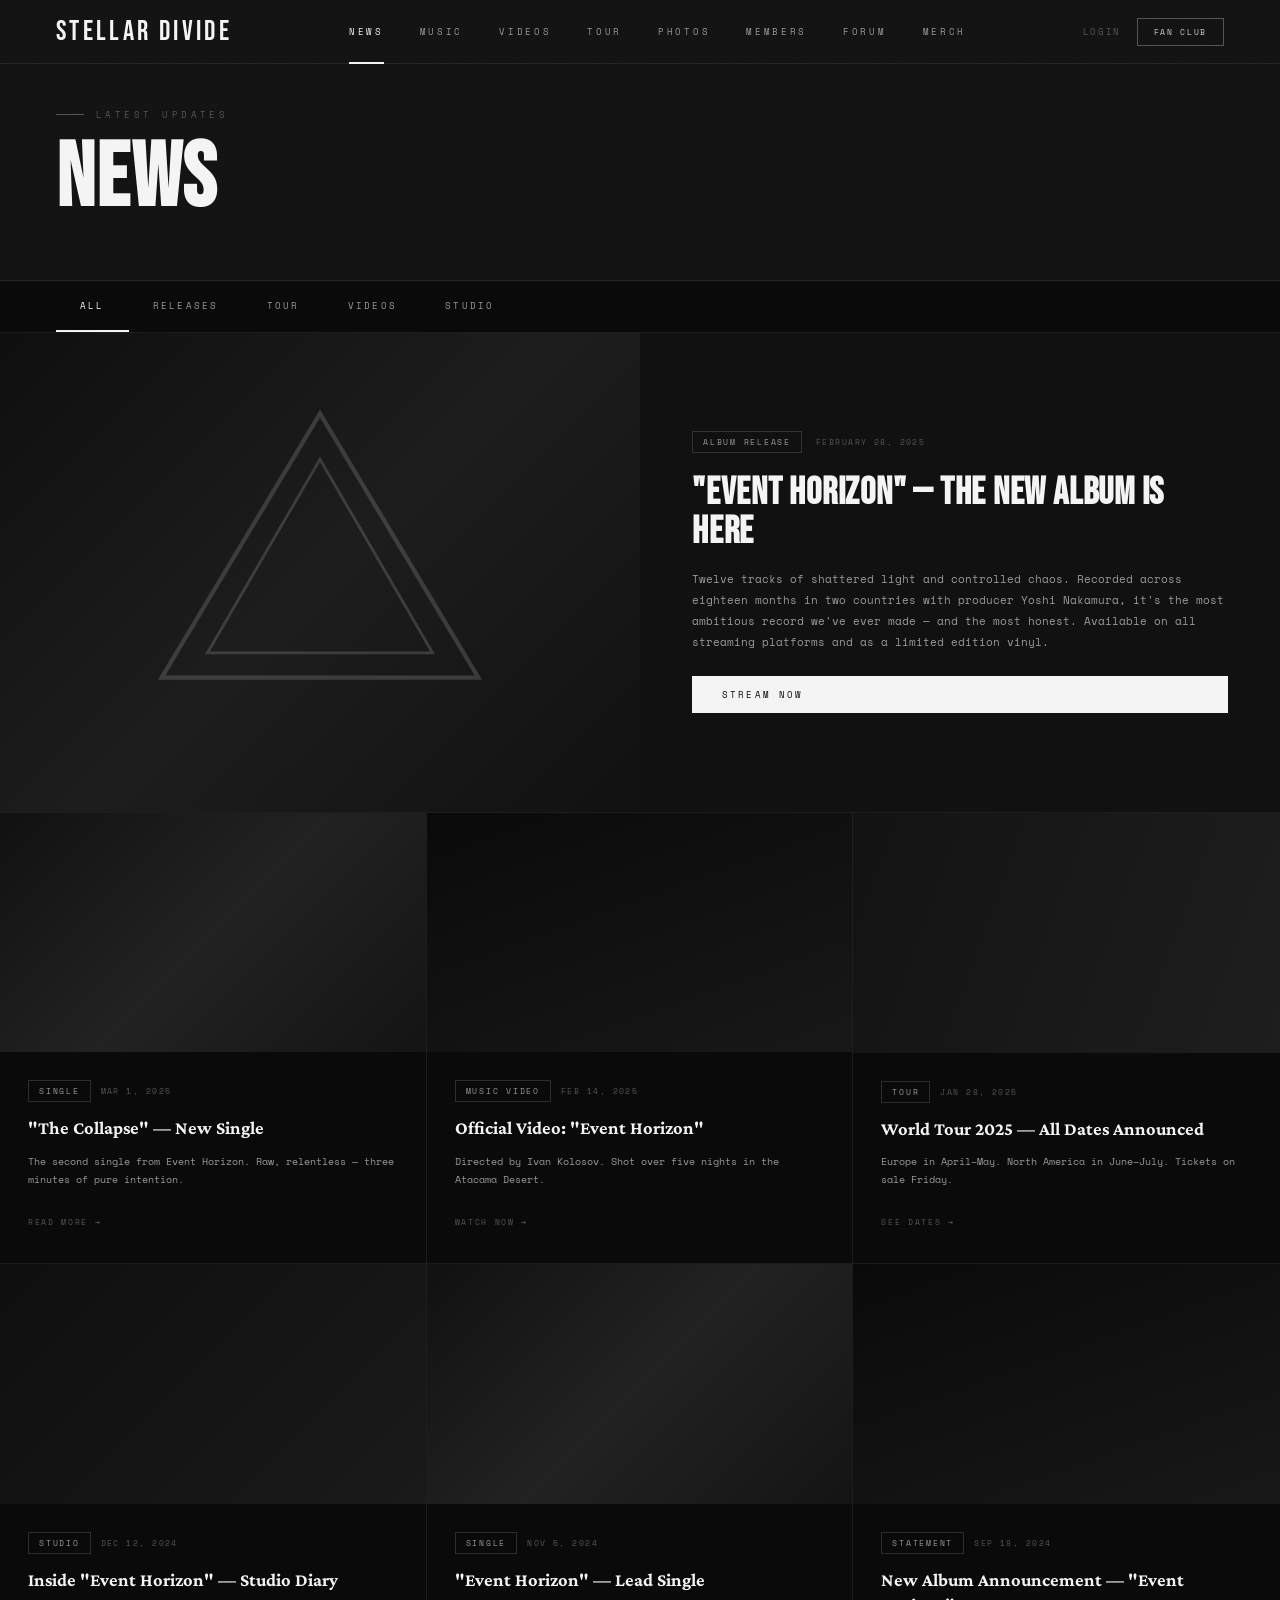
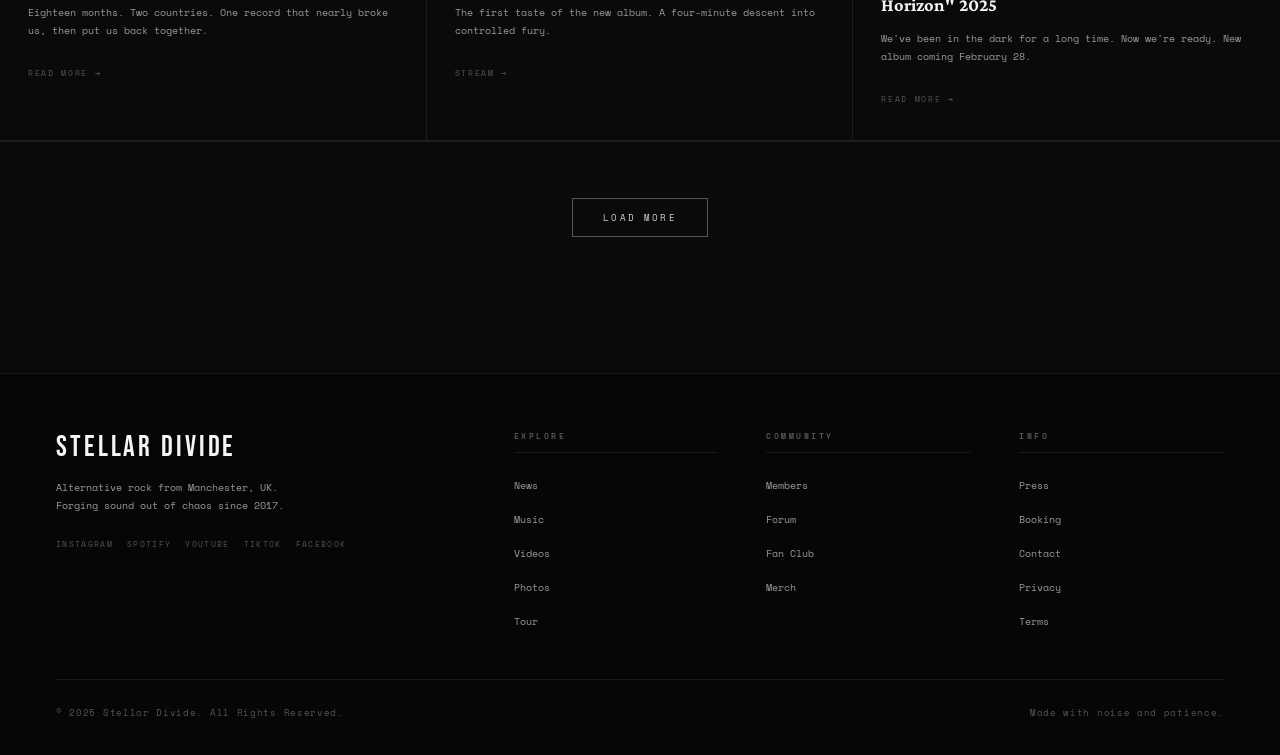
<file: news.html>
<!DOCTYPE html>
<html lang="en">
<head>
  <meta charset="UTF-8" />
  <meta name="viewport" content="width=device-width, initial-scale=1.0" />
  <title>News — Stellar Divide</title>
  <link rel="icon" type="image/jpg" href="icon-music.png">
  <link rel="stylesheet" href="global.css" />
  <link rel="stylesheet" href="news.css" />
</head>
<body>

  <header id="site-header"></header>

  <div class="page-header">
    <div class="grain"></div>
    <p class="eyebrow">Latest Updates</p>
    <h1>News</h1>
  </div>

  <main id="news-main">

    <!-- Filter bar -->
    <div class="news-filters">
      <button class="filter-btn active" data-filter="all">All</button>
      <button class="filter-btn" data-filter="release">Releases</button>
      <button class="filter-btn" data-filter="tour">Tour</button>
      <button class="filter-btn" data-filter="video">Videos</button>
      <button class="filter-btn" data-filter="studio">Studio</button>
    </div>

    <!-- Featured article -->
    <article class="news-hero reveal" data-category="release">
      <div class="nh-art">
        <div class="nh-art-inner">
          <div class="nh-art-bg"></div>
          <div class="nh-art-geo">
            <svg viewBox="0 0 100 100" fill="none" xmlns="http://www.w3.org/2000/svg">
              <polygon points="50,5 95,80 5,80" stroke="white" stroke-width="1.2"/>
              <polygon points="50,18 82,73 18,73" stroke="white" stroke-width="0.8"/>
            </svg>
          </div>
        </div>
      </div>
      <div class="nh-body">
        <div class="nh-meta">
          <span class="news-type">Album Release</span>
          <span class="news-date">February 28, 2025</span>
        </div>
        <h2 class="nh-title">"Event Horizon" — The New Album Is Here</h2>
        <p class="nh-excerpt">Twelve tracks of shattered light and controlled chaos. Recorded across eighteen months in two countries with producer Yoshi Nakamura, it's the most ambitious record we've ever made — and the most honest. Available on all streaming platforms and as a limited edition vinyl.</p>
        <a href="#" class="btn btn-white" style="margin-top: 24px; display: inline-block;">Stream Now</a>
      </div>
    </article>

    <!-- News grid -->
    <div class="news-grid">

      <article class="news-card reveal" data-category="release">
        <div class="nc-art style-2"></div>
        <div class="nc-body">
          <div class="nc-meta">
            <span class="news-type">Single</span>
            <span class="news-date">Mar 1, 2025</span>
          </div>
          <h3 class="nc-title">"The Collapse" — New Single</h3>
          <p class="nc-excerpt">The second single from Event Horizon. Raw, relentless — three minutes of pure intention.</p>
          <a href="#" class="nc-link">Read More →</a>
        </div>
      </article>

      <article class="news-card reveal" data-category="video">
        <div class="nc-art style-3"></div>
        <div class="nc-body">
          <div class="nc-meta">
            <span class="news-type">Music Video</span>
            <span class="news-date">Feb 14, 2025</span>
          </div>
          <h3 class="nc-title">Official Video: "Event Horizon"</h3>
          <p class="nc-excerpt">Directed by Ivan Kolosov. Shot over five nights in the Atacama Desert.</p>
          <a href="videos.html" class="nc-link">Watch Now →</a>
        </div>
      </article>

      <article class="news-card reveal" data-category="tour">
        <div class="nc-art style-4"></div>
        <div class="nc-body">
          <div class="nc-meta">
            <span class="news-type">Tour</span>
            <span class="news-date">Jan 28, 2025</span>
          </div>
          <h3 class="nc-title">World Tour 2025 — All Dates Announced</h3>
          <p class="nc-excerpt">Europe in April–May. North America in June–July. Tickets on sale Friday.</p>
          <a href="tour.html" class="nc-link">See Dates →</a>
        </div>
      </article>

      <article class="news-card reveal" data-category="studio">
        <div class="nc-art style-1"></div>
        <div class="nc-body">
          <div class="nc-meta">
            <span class="news-type">Studio</span>
            <span class="news-date">Dec 12, 2024</span>
          </div>
          <h3 class="nc-title">Inside "Event Horizon" — Studio Diary</h3>
          <p class="nc-excerpt">Eighteen months. Two countries. One record that nearly broke us, then put us back together.</p>
          <a href="#" class="nc-link">Read More →</a>
        </div>
      </article>

      <article class="news-card reveal" data-category="release">
        <div class="nc-art style-2"></div>
        <div class="nc-body">
          <div class="nc-meta">
            <span class="news-type">Single</span>
            <span class="news-date">Nov 5, 2024</span>
          </div>
          <h3 class="nc-title">"Event Horizon" — Lead Single</h3>
          <p class="nc-excerpt">The first taste of the new album. A four-minute descent into controlled fury.</p>
          <a href="#" class="nc-link">Stream →</a>
        </div>
      </article>

      <article class="news-card reveal" data-category="studio">
        <div class="nc-art style-3"></div>
        <div class="nc-body">
          <div class="nc-meta">
            <span class="news-type">Statement</span>
            <span class="news-date">Sep 18, 2024</span>
          </div>
          <h3 class="nc-title">New Album Announcement — "Event Horizon" 2025</h3>
          <p class="nc-excerpt">We've been in the dark for a long time. Now we're ready. New album coming February 28.</p>
          <a href="#" class="nc-link">Read More →</a>
        </div>
      </article>

    </div>

    <div class="news-load">
      <button class="btn btn-outline" id="load-more">Load More</button>
    </div>

  </main>

  <footer id="site-footer"></footer>

  <script src="layout.js"></script>
  <script src="news.js"></script>
</body>
</html>
</file>
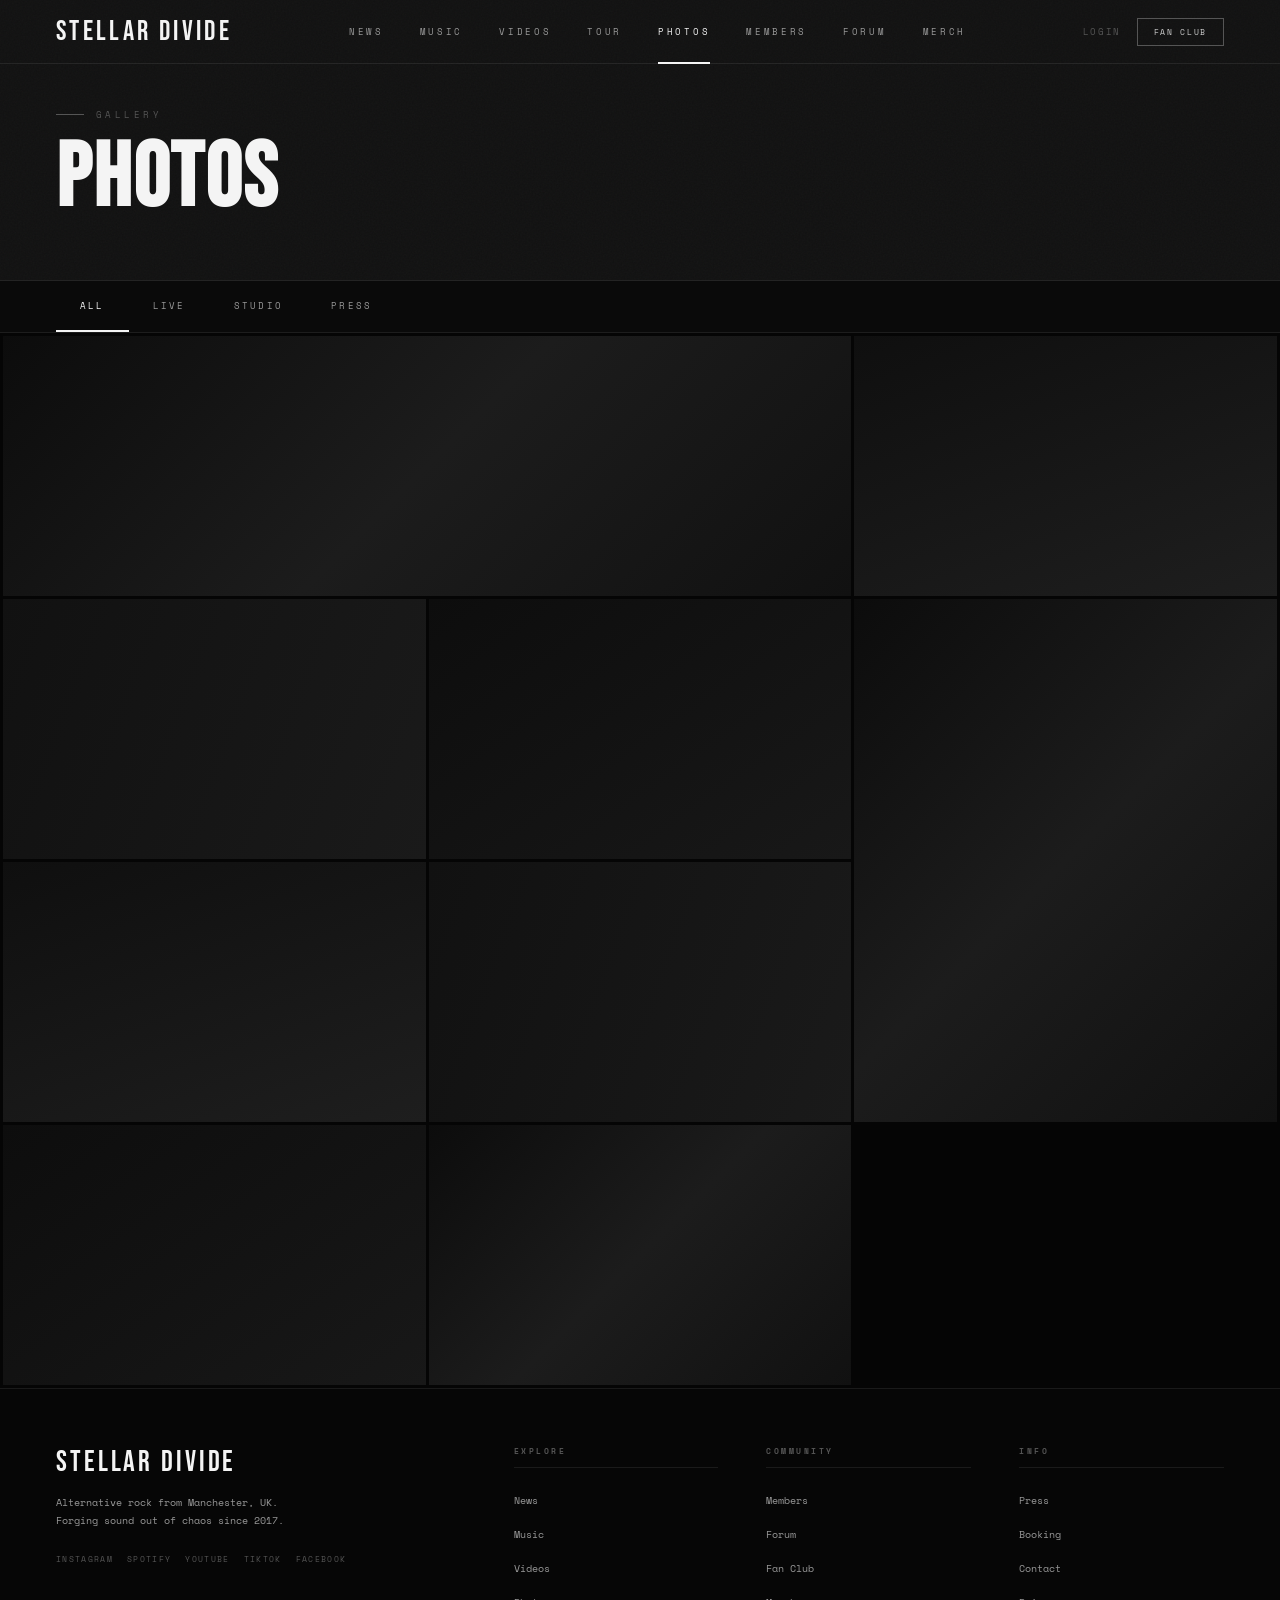
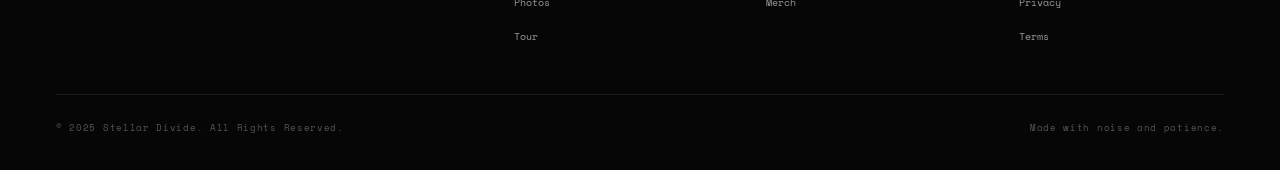
<file: photos.html>
<!DOCTYPE html>
<html lang="en">
<head>
  <meta charset="UTF-8" />
  <meta name="viewport" content="width=device-width, initial-scale=1.0" />
  <title>Photos — Stellar Divide</title>
  <link rel="icon" type="image/jpg" href="icon-music.png">
  <link rel="stylesheet" href="global.css" />
  <link rel="stylesheet" href="photos.css" />
</head>
<body>
  <header id="site-header"></header>
  <div class="page-header">
    <div class="grain"></div>
    <p class="eyebrow">Gallery</p>
    <h1>Photos</h1>
  </div>
  <main id="photos-main">
    <div class="photo-filters">
      <button class="filter-btn active" data-filter="all">All</button>
      <button class="filter-btn" data-filter="live">Live</button>
      <button class="filter-btn" data-filter="studio">Studio</button>
      <button class="filter-btn" data-filter="press">Press</button>
    </div>
    <div class="photo-grid" id="photo-grid">
      <div class="pg-item large reveal" data-cat="live"><div class="pg-inner pg-1"><div class="pg-overlay"><span>Live — London 2024</span></div></div></div>
      <div class="pg-item reveal" data-cat="studio"><div class="pg-inner pg-2"><div class="pg-overlay"><span>Studio — Reykjavik 2024</span></div></div></div>
      <div class="pg-item reveal" data-cat="press"><div class="pg-inner pg-3"><div class="pg-overlay"><span>Press Shot 2025</span></div></div></div>
      <div class="pg-item reveal" data-cat="live"><div class="pg-inner pg-4"><div class="pg-overlay"><span>Live — Berlin 2024</span></div></div></div>
      <div class="pg-item tall reveal" data-cat="press"><div class="pg-inner pg-1"><div class="pg-overlay"><span>Press Shot — Dark Parallels</span></div></div></div>
      <div class="pg-item reveal" data-cat="live"><div class="pg-inner pg-2"><div class="pg-overlay"><span>Live — Paris 2023</span></div></div></div>
      <div class="pg-item reveal" data-cat="studio"><div class="pg-inner pg-3"><div class="pg-overlay"><span>Studio — Manchester 2018</span></div></div></div>
      <div class="pg-item reveal" data-cat="live"><div class="pg-inner pg-4"><div class="pg-overlay"><span>Live — Amsterdam 2023</span></div></div></div>
      <div class="pg-item reveal" data-cat="press"><div class="pg-inner pg-1"><div class="pg-overlay"><span>Press — Static Cathedral Era</span></div></div></div>
    </div>
  </main>
  <footer id="site-footer"></footer>
  <script src="layout.js"></script>
  <script src="photos.js"></script>
</body>
</html>
</file>
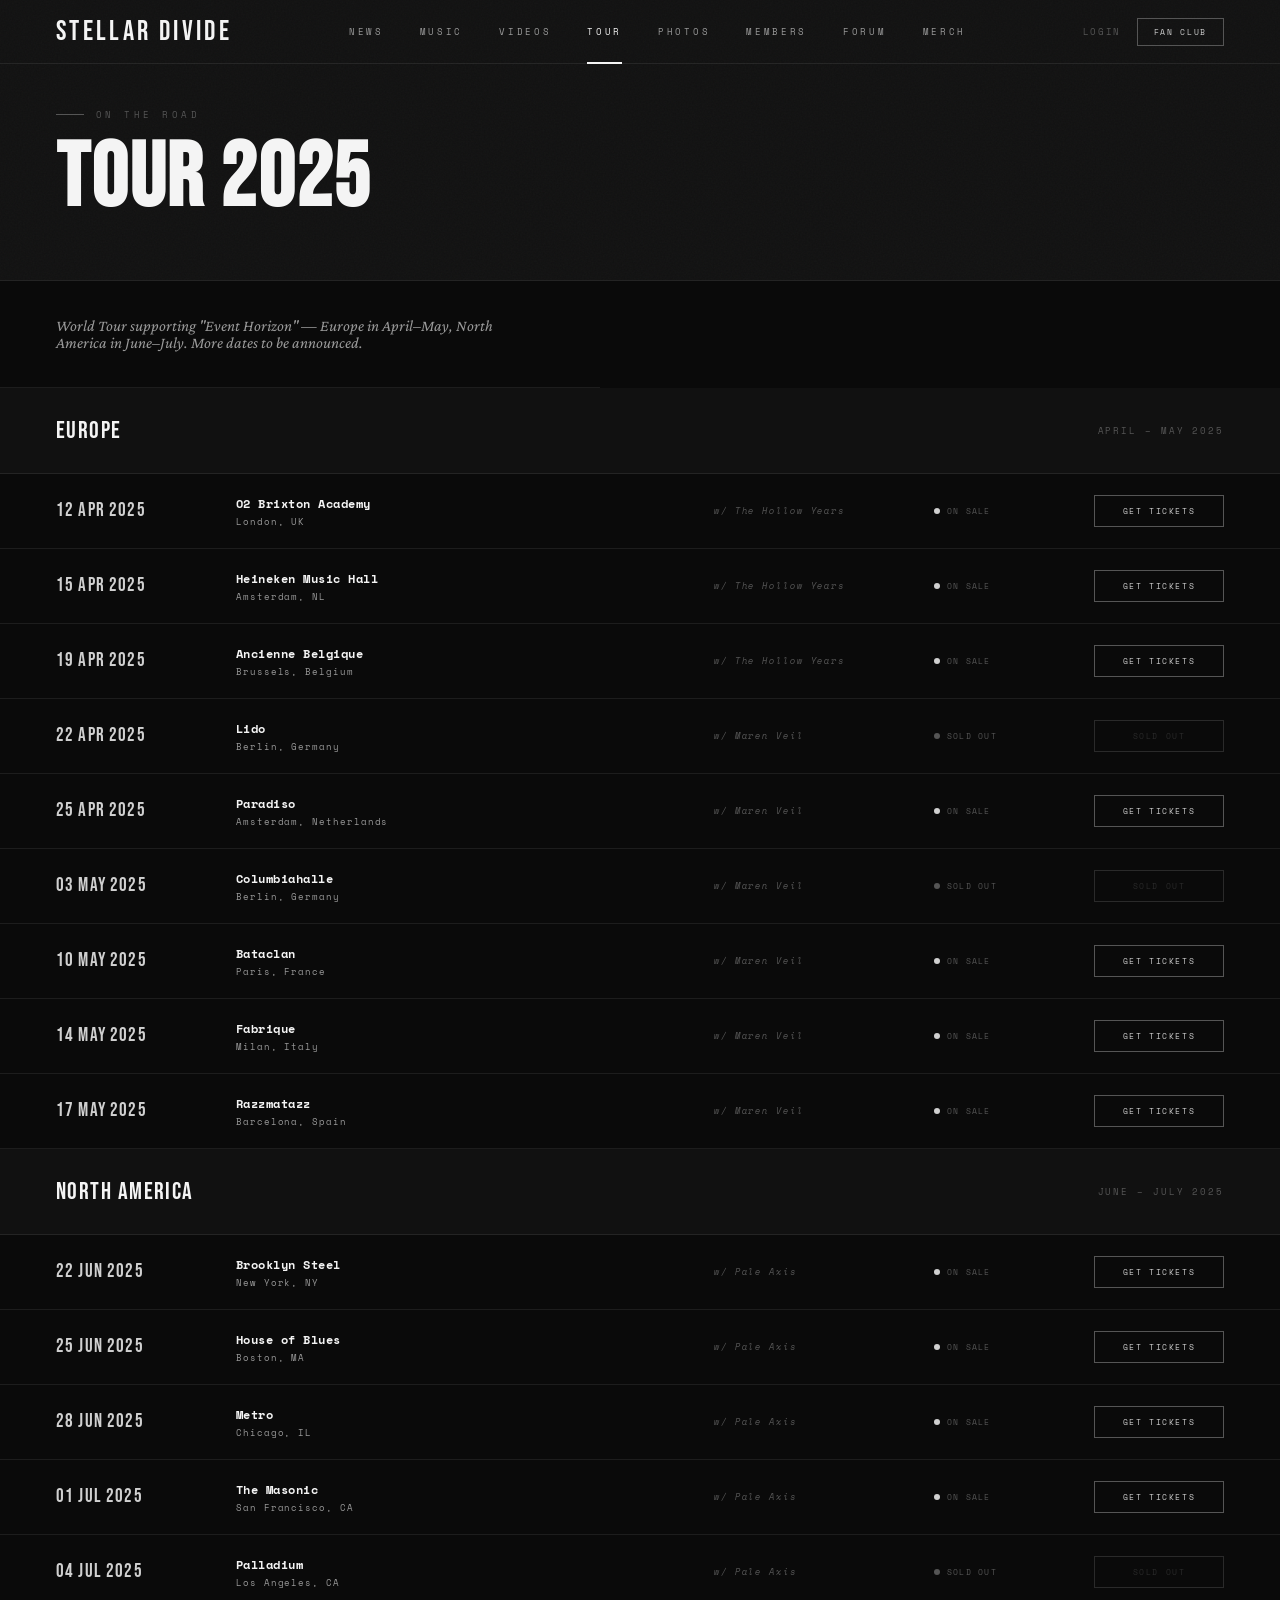
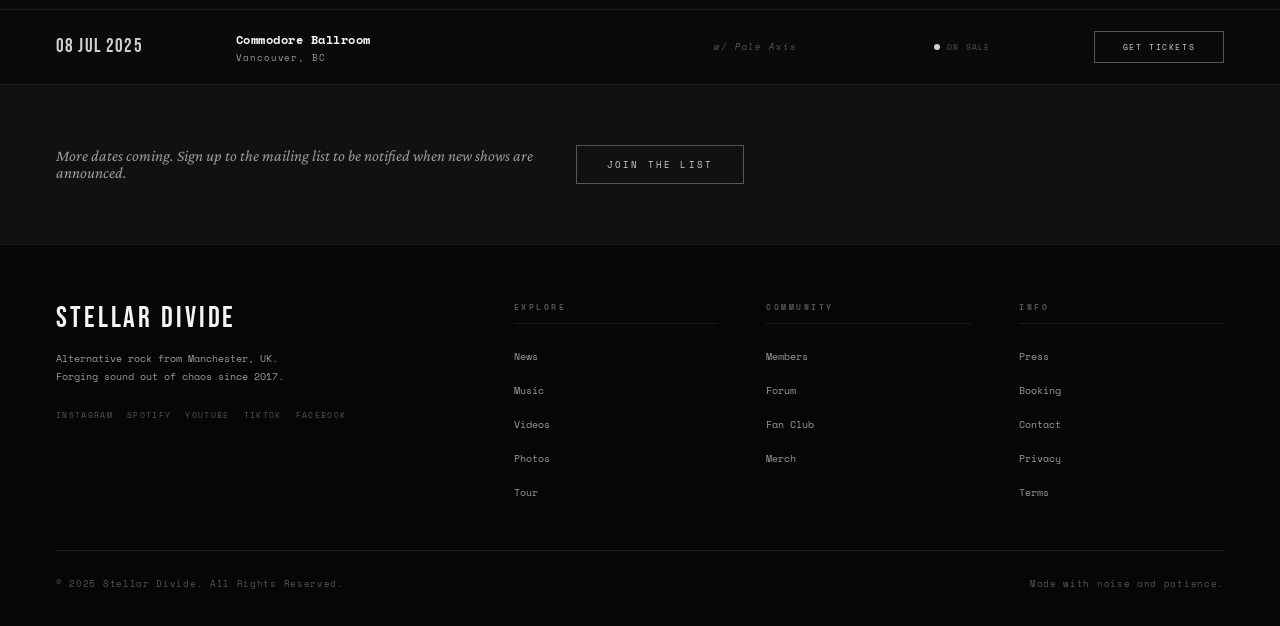
<file: tour.html>
<!DOCTYPE html>
<html lang="en">
<head>
  <meta charset="UTF-8" />
  <meta name="viewport" content="width=device-width, initial-scale=1.0" />
  <title>Tour — Stellar Divide</title>
  <link rel="icon" type="image/jpg" href="icon-music.png">
  <link rel="stylesheet" href="global.css" />
  <link rel="stylesheet" href="tour.css" />
</head>
<body>
  <header id="site-header"></header>
  <div class="page-header">
    <div class="grain"></div>
    <p class="eyebrow">On the Road</p>
    <h1>Tour 2025</h1>
  </div>
  <main id="tour-main">
    <div class="tour-intro">
      <p>World Tour supporting "Event Horizon" — Europe in April–May, North America in June–July. More dates to be announced.</p>
    </div>

    <div class="tour-region">
      <div class="tr-region-head"><span>Europe</span><span>April – May 2025</span></div>
      <div class="tour-list">
        <div class="tour-row reveal"><span class="td-date">12 APR 2025</span><span class="td-venue">O2 Brixton Academy<small>London, UK</small></span><span class="td-support">w/ The Hollow Years</span><span class="td-status on"><i></i>On Sale</span><a href="#" class="td-btn">Get Tickets</a></div>
        <div class="tour-row reveal"><span class="td-date">15 APR 2025</span><span class="td-venue">Heineken Music Hall<small>Amsterdam, NL</small></span><span class="td-support">w/ The Hollow Years</span><span class="td-status on"><i></i>On Sale</span><a href="#" class="td-btn">Get Tickets</a></div>
        <div class="tour-row reveal"><span class="td-date">19 APR 2025</span><span class="td-venue">Ancienne Belgique<small>Brussels, Belgium</small></span><span class="td-support">w/ The Hollow Years</span><span class="td-status on"><i></i>On Sale</span><a href="#" class="td-btn">Get Tickets</a></div>
        <div class="tour-row reveal"><span class="td-date">22 APR 2025</span><span class="td-venue">Lido<small>Berlin, Germany</small></span><span class="td-support">w/ Maren Veil</span><span class="td-status sold"><i></i>Sold Out</span><a class="td-btn sold">Sold Out</a></div>
        <div class="tour-row reveal"><span class="td-date">25 APR 2025</span><span class="td-venue">Paradiso<small>Amsterdam, Netherlands</small></span><span class="td-support">w/ Maren Veil</span><span class="td-status on"><i></i>On Sale</span><a href="#" class="td-btn">Get Tickets</a></div>
        <div class="tour-row reveal"><span class="td-date">03 MAY 2025</span><span class="td-venue">Columbiahalle<small>Berlin, Germany</small></span><span class="td-support">w/ Maren Veil</span><span class="td-status sold"><i></i>Sold Out</span><a class="td-btn sold">Sold Out</a></div>
        <div class="tour-row reveal"><span class="td-date">10 MAY 2025</span><span class="td-venue">Bataclan<small>Paris, France</small></span><span class="td-support">w/ Maren Veil</span><span class="td-status on"><i></i>On Sale</span><a href="#" class="td-btn">Get Tickets</a></div>
        <div class="tour-row reveal"><span class="td-date">14 MAY 2025</span><span class="td-venue">Fabrique<small>Milan, Italy</small></span><span class="td-support">w/ Maren Veil</span><span class="td-status on"><i></i>On Sale</span><a href="#" class="td-btn">Get Tickets</a></div>
        <div class="tour-row reveal"><span class="td-date">17 MAY 2025</span><span class="td-venue">Razzmatazz<small>Barcelona, Spain</small></span><span class="td-support">w/ Maren Veil</span><span class="td-status on"><i></i>On Sale</span><a href="#" class="td-btn">Get Tickets</a></div>
      </div>
    </div>

    <div class="tour-region">
      <div class="tr-region-head"><span>North America</span><span>June – July 2025</span></div>
      <div class="tour-list">
        <div class="tour-row reveal"><span class="td-date">22 JUN 2025</span><span class="td-venue">Brooklyn Steel<small>New York, NY</small></span><span class="td-support">w/ Pale Axis</span><span class="td-status on"><i></i>On Sale</span><a href="#" class="td-btn">Get Tickets</a></div>
        <div class="tour-row reveal"><span class="td-date">25 JUN 2025</span><span class="td-venue">House of Blues<small>Boston, MA</small></span><span class="td-support">w/ Pale Axis</span><span class="td-status on"><i></i>On Sale</span><a href="#" class="td-btn">Get Tickets</a></div>
        <div class="tour-row reveal"><span class="td-date">28 JUN 2025</span><span class="td-venue">Metro<small>Chicago, IL</small></span><span class="td-support">w/ Pale Axis</span><span class="td-status on"><i></i>On Sale</span><a href="#" class="td-btn">Get Tickets</a></div>
        <div class="tour-row reveal"><span class="td-date">01 JUL 2025</span><span class="td-venue">The Masonic<small>San Francisco, CA</small></span><span class="td-support">w/ Pale Axis</span><span class="td-status on"><i></i>On Sale</span><a href="#" class="td-btn">Get Tickets</a></div>
        <div class="tour-row reveal"><span class="td-date">04 JUL 2025</span><span class="td-venue">Palladium<small>Los Angeles, CA</small></span><span class="td-support">w/ Pale Axis</span><span class="td-status sold"><i></i>Sold Out</span><a class="td-btn sold">Sold Out</a></div>
        <div class="tour-row reveal"><span class="td-date">08 JUL 2025</span><span class="td-venue">Commodore Ballroom<small>Vancouver, BC</small></span><span class="td-support">w/ Pale Axis</span><span class="td-status on"><i></i>On Sale</span><a href="#" class="td-btn">Get Tickets</a></div>
      </div>
    </div>

    <div class="tour-note reveal">
      <p>More dates coming. Sign up to the mailing list to be notified when new shows are announced.</p>
      <a href="members.html" class="btn btn-outline">Join the List</a>
    </div>
  </main>
  <footer id="site-footer"></footer>
  <script src="layout.js"></script>
  <script src="tour.js"></script>
</body>
</html>
</file>
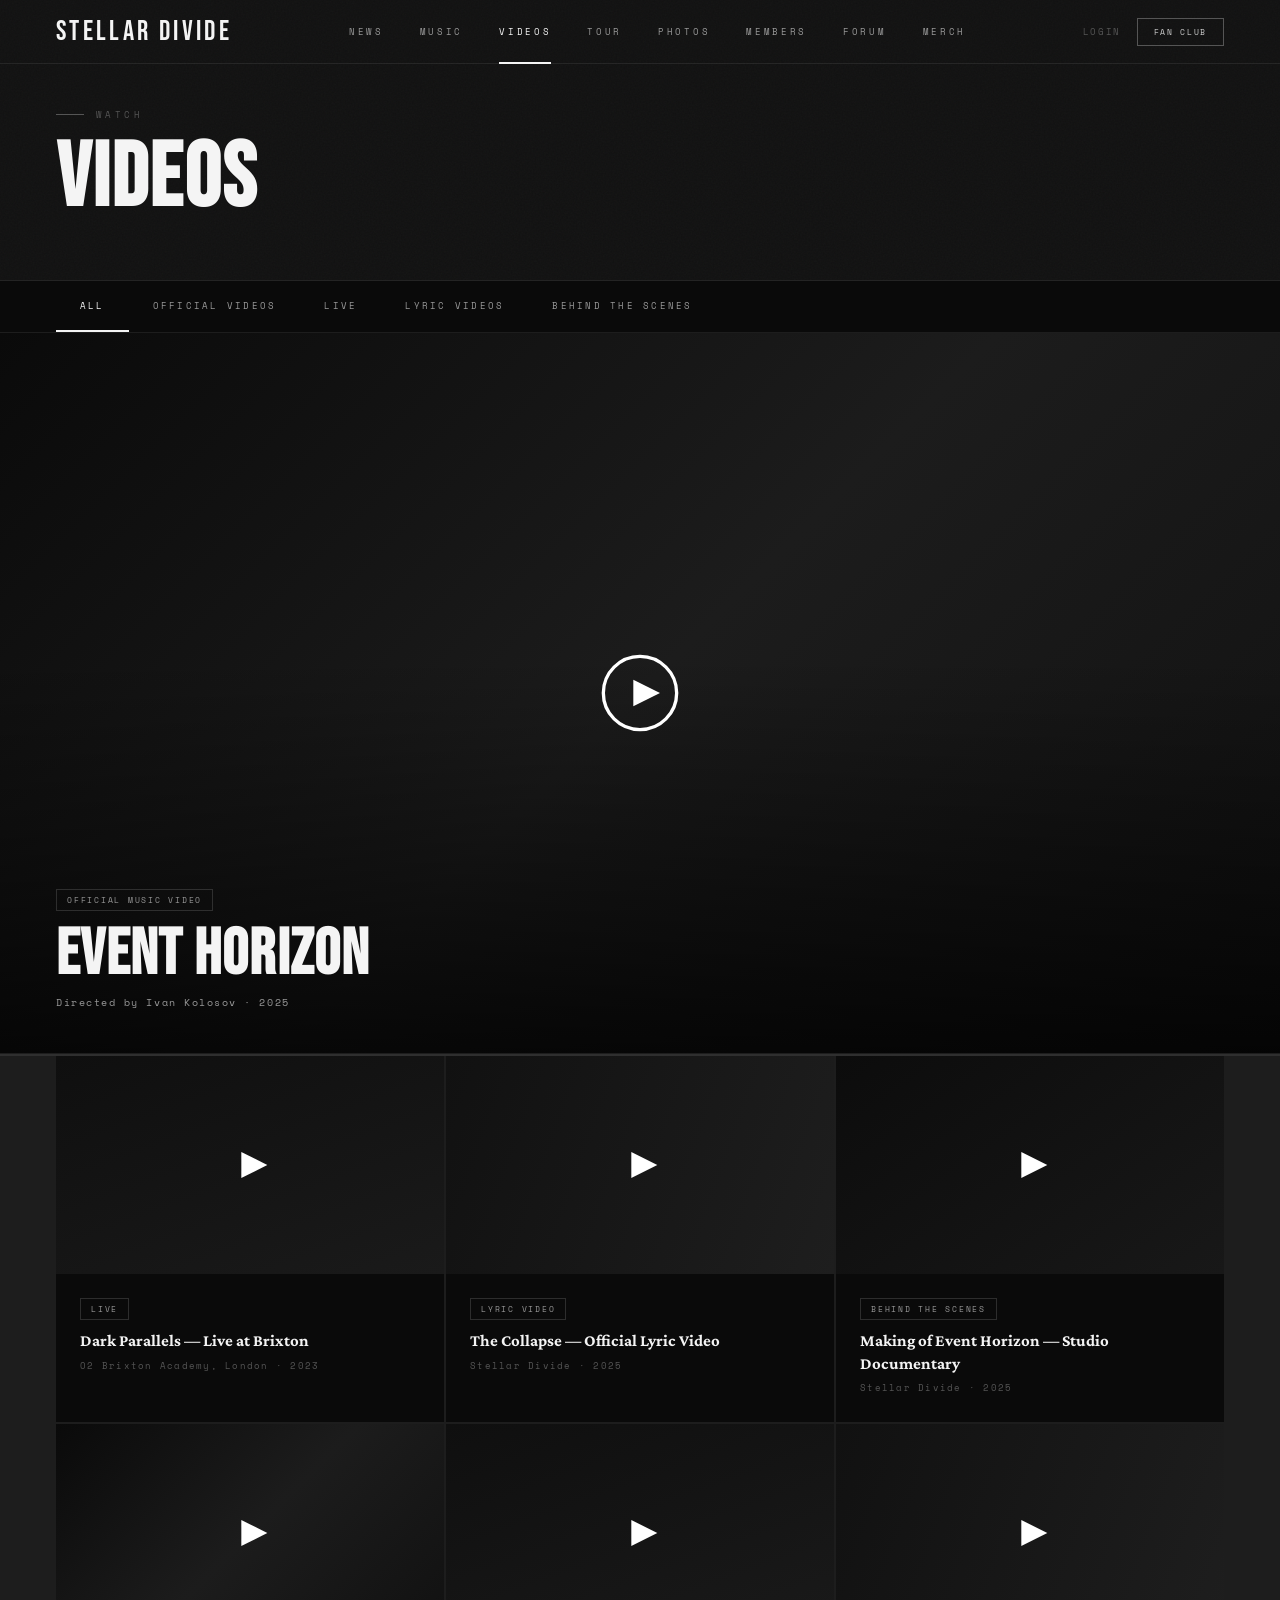
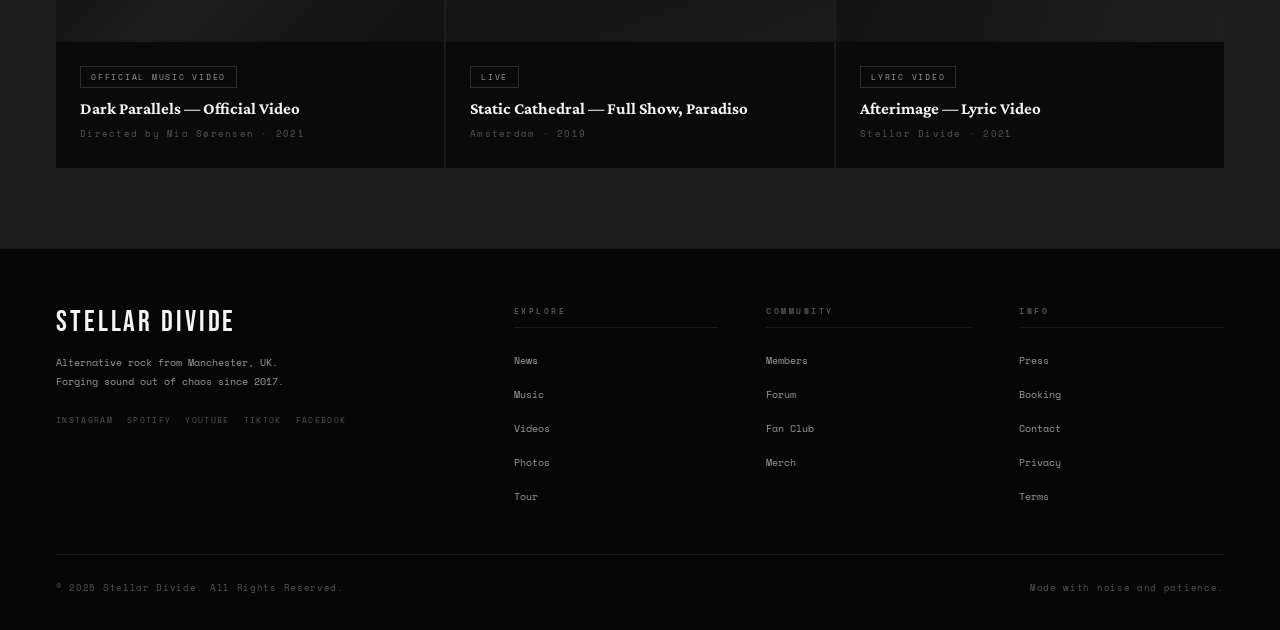
<file: videos.html>
<!DOCTYPE html>
<html lang="en">
<head>
  <meta charset="UTF-8" />
  <meta name="viewport" content="width=device-width, initial-scale=1.0" />
  <title>Videos — Stellar Divide</title>
  <link rel="icon" type="image/jpg" href="icon-music.png">
  <link rel="stylesheet" href="global.css" />
  <link rel="stylesheet" href="videos.css" />
</head>
<body>
  <header id="site-header"></header>

  <div class="page-header">
    <div class="grain"></div>
    <p class="eyebrow">Watch</p>
    <h1>Videos</h1>
  </div>

  <main id="videos-main">
    <div class="vid-filters">
      <button class="filter-btn active" data-filter="all">All</button>
      <button class="filter-btn" data-filter="official">Official Videos</button>
      <button class="filter-btn" data-filter="live">Live</button>
      <button class="filter-btn" data-filter="lyric">Lyric Videos</button>
      <button class="filter-btn" data-filter="behind">Behind the Scenes</button>
    </div>

    <!-- Featured video -->
    <div class="vid-hero reveal" data-category="official">
      <div class="vh-thumb">
        <div class="vh-bg vbg-1"></div>
        <div class="vh-overlay"></div>
        <button class="play-btn large" aria-label="Play">
          <svg viewBox="0 0 24 24" fill="none" xmlns="http://www.w3.org/2000/svg">
            <circle cx="12" cy="12" r="11" stroke="white" stroke-width="1"/>
            <polygon points="10,8 18,12 10,16" fill="white"/>
          </svg>
        </button>
        <div class="vh-label">
          <span class="vid-type-tag">Official Music Video</span>
          <h2>Event Horizon</h2>
          <p>Directed by Ivan Kolosov · 2025</p>
        </div>
      </div>
    </div>

    <!-- Video grid -->
    <div class="vid-grid">
      <div class="vid-card reveal" data-category="live">
        <div class="vc-thumb"><div class="vbg-2"></div><button class="play-btn" aria-label="Play"><svg viewBox="0 0 24 24" fill="none"><polygon points="8,6 20,12 8,18" fill="white"/></svg></button></div>
        <div class="vc-body"><span class="vid-type-tag">Live</span><h3>Dark Parallels — Live at Brixton</h3><p>O2 Brixton Academy, London · 2023</p></div>
      </div>
      <div class="vid-card reveal" data-category="lyric">
        <div class="vc-thumb"><div class="vbg-3"></div><button class="play-btn" aria-label="Play"><svg viewBox="0 0 24 24" fill="none"><polygon points="8,6 20,12 8,18" fill="white"/></svg></button></div>
        <div class="vc-body"><span class="vid-type-tag">Lyric Video</span><h3>The Collapse — Official Lyric Video</h3><p>Stellar Divide · 2025</p></div>
      </div>
      <div class="vid-card reveal" data-category="behind">
        <div class="vc-thumb"><div class="vbg-4"></div><button class="play-btn" aria-label="Play"><svg viewBox="0 0 24 24" fill="none"><polygon points="8,6 20,12 8,18" fill="white"/></svg></button></div>
        <div class="vc-body"><span class="vid-type-tag">Behind the Scenes</span><h3>Making of Event Horizon — Studio Documentary</h3><p>Stellar Divide · 2025</p></div>
      </div>
      <div class="vid-card reveal" data-category="official">
        <div class="vc-thumb"><div class="vbg-1"></div><button class="play-btn" aria-label="Play"><svg viewBox="0 0 24 24" fill="none"><polygon points="8,6 20,12 8,18" fill="white"/></svg></button></div>
        <div class="vc-body"><span class="vid-type-tag">Official Music Video</span><h3>Dark Parallels — Official Video</h3><p>Directed by Mia Sørensen · 2021</p></div>
      </div>
      <div class="vid-card reveal" data-category="live">
        <div class="vc-thumb"><div class="vbg-2"></div><button class="play-btn" aria-label="Play"><svg viewBox="0 0 24 24" fill="none"><polygon points="8,6 20,12 8,18" fill="white"/></svg></button></div>
        <div class="vc-body"><span class="vid-type-tag">Live</span><h3>Static Cathedral — Full Show, Paradiso</h3><p>Amsterdam · 2019</p></div>
      </div>
      <div class="vid-card reveal" data-category="lyric">
        <div class="vc-thumb"><div class="vbg-3"></div><button class="play-btn" aria-label="Play"><svg viewBox="0 0 24 24" fill="none"><polygon points="8,6 20,12 8,18" fill="white"/></svg></button></div>
        <div class="vc-body"><span class="vid-type-tag">Lyric Video</span><h3>Afterimage — Lyric Video</h3><p>Stellar Divide · 2021</p></div>
      </div>
    </div>
  </main>

  <footer id="site-footer"></footer>
  <script src="layout.js"></script>
  <script src="videos.js"></script>
</body>
</html>
</file>
<file: global.css>
@import url('https://fonts.googleapis.com/css2?family=Bebas+Neue&family=Crimson+Pro:ital,wght@0,300;0,400;0,600;1,300;1,400&family=Space+Mono:wght@400;700&display=swap');

:root {
  --bg:        #0a0a0a;
  --surface:   #111111;
  --card:      #181818;
  --card-hover:#202020;
  --border:    rgba(255, 255, 255, 0.08);
  --border-md: rgba(255, 255, 255, 0.14);
  --white:     #f4f4f4;
  --grey-1:    #d0d0d0;
  --grey-2:    #999999;
  --grey-3:    #555555;
  --grey-4:    #2a2a2a;
  --black:     #0a0a0a;
  --font-display: 'Bebas Neue', sans-serif;
  --font-body:    'Space Mono', monospace;
  --font-serif:   'Crimson Pro', serif;
  --header-h: 108px;
  --transition: 0.28s ease;
}

*, *::before, *::after {
  box-sizing: border-box;
  margin: 0;
  padding: 0;
}

html {
  scroll-behavior: smooth;
  font-size: 16px;
}

body {
  background: var(--bg);
  color: var(--white);
  font-family: var(--font-body);
  overflow-x: hidden;
  -webkit-font-smoothing: antialiased;
}

a {
  color: inherit;
  text-decoration: none;
}

img {
  display: block;
  max-width: 100%;
}

button {
  cursor: pointer;
}

ul {
  list-style: none;
}

::-webkit-scrollbar {
  width: 3px;
}

::-webkit-scrollbar-track {
  background: var(--bg);
}

::-webkit-scrollbar-thumb {
  background: var(--grey-3);
}

::-webkit-scrollbar-thumb:hover {
  background: var(--grey-2);
}

.grain {
  pointer-events: none;
  position: absolute;
  inset: 0;
  background-image: url("data:image/svg+xml,%3Csvg viewBox='0 0 200 200' xmlns='http://www.w3.org/2000/svg'%3E%3Cfilter id='n'%3E%3CfeTurbulence type='fractalNoise' baseFrequency='0.88' numOctaves='4' stitchTiles='stitch'/%3E%3C/filter%3E%3Crect width='100%25' height='100%25' filter='url(%23n)'/%3E%3C/svg%3E");
  opacity: 0.032;
}

#site-header {
  position: fixed;
  top: 0; left: 0; right: 0;
  z-index: 500;
  transition: background var(--transition), border-color var(--transition);
}

#site-header.scrolled {
  background: rgba(10, 10, 10, 0.97);
  border-bottom: 1px solid var(--border);
  backdrop-filter: blur(16px);
  -webkit-backdrop-filter: blur(16px);
}

.header-inner {
  display: flex;
  align-items: center;
  justify-content: space-between;
  padding: 0 56px;
  height: 64px;
  border-bottom: 1px solid var(--border);
}

.site-logo {
  font-family: var(--font-display);
  font-size: 1.75rem;
  letter-spacing: 0.12em;
  color: var(--white);
  flex-shrink: 0;
  transition: opacity var(--transition);
}

.site-logo:hover {
  opacity: 0.75;
}

.header-nav {
  display: flex;
  align-items: center;
  gap: 0;
}

.nav-link {
  display: inline-block;
  padding: 0 18px;
  height: 64px;
  line-height: 64px;
  font-size: 0.56rem;
  letter-spacing: 0.3em;
  text-transform: uppercase;
  color: var(--grey-2);
  position: relative;
  transition: color var(--transition);
  white-space: nowrap;
}

.nav-link::after {
  content: '';
  position: absolute;
  bottom: 0; left: 18px; right: 18px;
  height: 2px;
  background: var(--white);
  transform: scaleX(0);
  transform-origin: left;
  transition: transform 0.3s ease;
}

.nav-link:hover,
.nav-link.active {
  color: var(--white);
}

.nav-link:hover::after,
.nav-link.active::after {
  transform: scaleX(1);
}

.header-right {
  display: flex;
  align-items: center;
  gap: 16px;
  flex-shrink: 0;
}

.header-right .h-link {
  font-size: 0.54rem;
  letter-spacing: 0.18em;
  text-transform: uppercase;
  color: var(--grey-3);
  transition: color var(--transition);
}

.header-right .h-link:hover {
  color: var(--white);
}

.btn-fanclub {
  padding: 7px 16px;
  border: 1px solid var(--grey-3);
  font-size: 0.52rem;
  letter-spacing: 0.2em;
  text-transform: uppercase;
  color: var(--grey-1);
  transition: border-color var(--transition), background var(--transition), color var(--transition);
}

.btn-fanclub:hover {
  border-color: var(--white);
  background: var(--white);
  color: var(--black);
}

.hamburger {
  display: none;
  flex-direction: column;
  gap: 5px;
  background: none;
  border: none;
  padding: 4px;
}

.hamburger span {
  display: block;
  width: 22px; height: 1.5px;
  background: var(--white);
  transition: var(--transition);
}

.hamburger.open span:nth-child(1) {
  transform: translateY(6.5px) rotate(45deg);
}

.hamburger.open span:nth-child(2) {
  opacity: 0;
}

.hamburger.open span:nth-child(3) {
  transform: translateY(-6.5px) rotate(-45deg);
}

.mobile-nav {
  display: none;
  flex-direction: column;
  background: rgba(10,10,10,0.99);
  border-bottom: 1px solid var(--border);
  padding: 16px 32px 24px;
  gap: 2px;
  backdrop-filter: blur(16px);
}

.mobile-nav.open {
  display: flex;
}

.mobile-nav a {
  font-size: 0.62rem;
  letter-spacing: 0.28em;
  text-transform: uppercase;
  color: var(--grey-2);
  padding: 12px 0;
  border-bottom: 1px solid var(--border);
  transition: color var(--transition);
}

.mobile-nav a:hover {
  color: var(--white);
}

.mobile-nav a:last-child {
  border-bottom: none;
  margin-top: 8px;
  color: var(--white);
}

.page-header {
  padding-top: var(--header-h);
  padding-bottom: 60px;
  padding-left: 56px;
  padding-right: 56px;
  background: var(--surface);
  border-bottom: 1px solid var(--border);
  position: relative;
  overflow: hidden;
}

.page-header-bg {
  position: absolute; inset: 0;
  background: linear-gradient(135deg, var(--surface) 0%, #0f0f0f 100%);
}

.page-header .eyebrow {
  position: relative;
  font-size: 0.54rem;
  letter-spacing: 0.4em;
  text-transform: uppercase;
  color: var(--grey-3);
  display: flex;
  align-items: center;
  gap: 12px;
  margin-bottom: 18px;
}

.page-header .eyebrow::before {
  content: '';
  width: 28px;
  height: 1px;
  background: var(--grey-3);
}

.page-header h1 {
  font-family: var(--font-display);
  font-size: clamp(3rem, 7vw, 7rem);
  line-height: 0.9;
  letter-spacing: 0.02em;
  position: relative;
}

.sec-label {
  font-size: 0.52rem;
  letter-spacing: 0.4em;
  text-transform: uppercase;
  color: var(--grey-3);
  display: flex;
  align-items: center;
  gap: 12px;
  margin-bottom: 14px;
}
.sec-label::before {
  content: '';
  width: 24px;
  height: 1px;
  background: var(--grey-3);
}

.sec-title {
  font-family: var(--font-display);
  font-size: clamp(2rem, 4vw, 4rem);
  line-height: 0.95;
  letter-spacing: 0.02em;
}

.btn {
  display: inline-block;
  font-family: var(--font-body);
  font-size: 0.56rem;
  letter-spacing: 0.24em;
  text-transform: uppercase;
  padding: 12px 30px;
  transition: var(--transition);
  cursor: pointer;
  border: none;
}

.btn-white {
  background: var(--white);
  color: var(--black);
}

.btn-white:hover {
  background: var(--grey-1);
}

.btn-outline {
  background: transparent;
  border: 1px solid var(--grey-3);
  color: var(--grey-1);
}

.btn-outline:hover {
  border-color: var(--white);
  color: var(--white);
}

.btn-invert {
  background: var(--black);
  color: var(--white);
  border: 1px solid var(--grey-4);
}

.btn-invert:hover {
  background: var(--white);
  color: var(--black);
}

.divider {
  width: 100%;
  height: 1px;
  background: var(--border);
  margin: 60px 0;
}

.reveal {
  opacity: 0;
  transform: translateY(22px);
  transition: opacity 0.6s ease, transform 0.6s ease;
}

.reveal.visible {
  opacity: 1;
  transform: translateY(0);
}

#site-footer {
  background: #060606;
  border-top: 1px solid var(--border);
  padding: 56px 56px 36px;
}

.footer-grid {
  display: grid;
  grid-template-columns: 2fr 1fr 1fr 1fr;
  gap: 48px;
  margin-bottom: 48px;
}

.f-brand .f-logo {
  font-family: var(--font-display);
  font-size: 1.8rem;
  letter-spacing: 0.1em;
  color: var(--white);
  display: block;
  margin-bottom: 14px;
}

.f-brand p {
  font-size: 0.62rem;
  line-height: 1.9;
  color: var(--grey-2);
  max-width: 260px;
}

.f-socials {
  display: flex;
  gap: 14px;
  flex-wrap: wrap;
  margin-top: 22px;
}

.f-socials a {
  font-size: 0.52rem;
  letter-spacing: 0.16em;
  text-transform: uppercase;
  color: var(--grey-3);
  transition: color var(--transition);
}

.f-socials a:hover {
  color: var(--white);
}

.f-col h5 {
  font-size: 0.52rem;
  letter-spacing: 0.3em;
  text-transform: uppercase;
  color: var(--grey-3);
  margin-bottom: 18px;
  padding-bottom: 10px;
  border-bottom: 1px solid var(--border);
}

.f-col ul {
  display: flex;
  flex-direction: column;
  gap: 10px;
}

.f-col ul li a {
  font-size: 0.64rem;
  color: var(--grey-2);
  transition: color var(--transition);
}

.f-col ul li a:hover {
  color: var(--white);
}

.footer-bottom {
  display: flex;
  justify-content: space-between;
  align-items: center;
  padding-top: 26px;
  border-top: 1px solid var(--border);
  font-size: 0.54rem;
  color: var(--grey-3);
  letter-spacing: 0.08em;
}

@media (max-width: 1024px) {
  .header-inner {
    padding: 0 32px;
  }
  .header-nav {
    display: none;
  }
  .hamburger {
    display: flex;
  }
  #site-footer {
    padding: 44px 32px 28px;
  }
  .footer-grid {
    grid-template-columns: 1fr 1fr;
    gap: 32px;
  }
  .page-header {
    padding-left: 32px;
    padding-right: 32px;
  }
}
@media (max-width: 640px) {
  .header-inner {
    padding: 0 20px;
  }
  .header-right .h-link {
    display: none;
  }
  #site-footer {
    padding: 36px 20px 24px;
  }
  .footer-grid {
    grid-template-columns: 1fr;
    gap: 28px;
  }
  .page-header {
    padding-left: 20px;
    padding-right: 20px;
  }
  .footer-bottom {
    flex-direction: column;
    gap: 10px;
    text-align: center;
  }
}
</file>
<file: style.css>
#hero {
  position: relative;
  min-height: 100vh;
  display: flex;
  align-items: flex-end;
  padding: 0 56px 80px;
  overflow: hidden;
}

.hero-bg {
  position: absolute;
  inset: 0;
  z-index: 0;
  background: radial-gradient(ellipse 60% 70% at 70% 30%, #1c1c1c 0%, var(--bg) 70%);
}

.hero-line {
  position: absolute;
  background: rgba(255,255,255,0.04);
}

.h-line-1 {
  top: 0;
  right: 22%;
  width: 1px;
  height: 100%;
  transform: rotate(6deg);
  transform-origin: top;
}

.h-line-2 {
  top: 0;
  right: 38%;
  width: 1px;
  height: 65%;
  transform: rotate(-3deg);
  transform-origin: top;
  background: rgba(255,255,255,0.025);
}

.h-line-3 {
  bottom: 0;
  left: 0;
  right: 0;
  height: 1px;
  background: var(--border);
}

.hero-content {
  position: relative;
  z-index: 2;
  width: 100%;
}

.hero-eyebrow {
  font-size: 0.54rem;
  letter-spacing: 0.42em;
  text-transform: uppercase;
  color: var(--grey-3);
  display: flex;
  align-items: center;
  gap: 14px;
  margin-bottom: 20px;
  opacity: 0;
  transform: translateY(14px);
  animation: hrise 0.7s 0.5s forwards;
}

.hero-eyebrow::before {
  content: '';
  width: 32px;
  height: 1px;
  background: var(--grey-3);
}

.hero-title {
  display: flex;
  flex-direction: column;
  font-family: var(--font-display);
  font-size: clamp(5rem, 13.5vw, 15rem);
  line-height: 0.84;
  letter-spacing: 0.01em;
  opacity: 0;
  transform: translateY(22px);
  animation: hrise 0.9s 0.7s forwards;
}

.ht-solid { 
  color: var(--white);
}

.ht-outline {
  -webkit-text-stroke: 1.5px rgba(244,244,244,0.2);
  color: transparent;
}

.hero-bottom {
  display: flex;
  align-items: flex-end;
  justify-content: space-between;
  gap: 40px;
  margin-top: 40px;
  opacity: 0;
  animation: hrise 0.7s 1.15s forwards;
}

.hero-tagline {
  font-family: var(--font-serif);
  font-style: italic;
  font-size: 1.08rem;
  color: var(--grey-2);
  line-height: 1.7;
  max-width: 360px;
}

.hero-cta {
  display: flex;
  gap: 12px;
  flex-shrink: 0;
}

.hero-scroll {
  position: absolute;
  bottom: 38px; right: 56px; z-index: 2;
  display: flex;
  flex-direction: column;
  align-items: center;
  gap: 10px;
  opacity: 0;
  animation: fadeIn 1s 1.7s forwards;
}

.hero-scroll span {
  font-size: 0.48rem;
  letter-spacing: 0.3em;
  text-transform: uppercase;
  color: var(--grey-3);
  writing-mode: vertical-rl;
}

.scroll-line {
  width: 1px; height: 48px;
  background: linear-gradient(to bottom, var(--grey-3), transparent);
  animation: scrollPulse 2s ease infinite;
}

.hero-deco {
  position: absolute;
  right: -20px; bottom: -30px; z-index: 1;
  font-family: var(--font-display);
  font-size: 30vw;
  line-height: 1;
  color: transparent;
  -webkit-text-stroke: 1px rgba(255,255,255,0.03);
  pointer-events: none;
  user-select: none;
}

@keyframes hrise  { to
  {
    opacity: 1;
    transform: translateY(0);
  }
}
@keyframes fadeIn { to
  {
    opacity: 1;
  }
}

@keyframes scrollPulse {
  0%,100% {
    opacity: 0.4;
    transform: scaleY(1);
  }
  50% {
    opacity: 1;
    transform: scaleY(0.65);
  }
}

#home-news {
  background: var(--surface);
  border-top: 1px solid var(--border);
  display: grid;
  grid-template-columns: 1fr 1fr;
}

.hn-featured {
  padding: 64px 52px;
  border-right: 1px solid var(--border);
  display: flex;
  flex-direction: column;
  gap: 32px;
}

.hn-album {
  display: flex;
  flex-direction: column;
  gap: 32px;
}

.album-cover {
  width: 100%;
  max-width: 280px;
  aspect-ratio: 1;
  background: #141414;
  position: relative;
  overflow: hidden;
  border: 1px solid var(--border);
}

.album-cover::before {
  content: '';
  position: absolute;
  inset: 0;
  background: linear-gradient(135deg, #0f0f0f 0%, #1e1e1e 50%, #111 100%);
}

.ac-geo {
  position: absolute;
  inset: 0;
  display: flex;
  align-items: center;
  justify-content: center;
}

.ac-geo svg {
  width: 64%;
  opacity: 0.18;
}

.ac-info {
  position: absolute;
  bottom: 16px;
  left: 16px;
  z-index: 2;
}

.ac-info span {
  display: block;
  font-size: 0.52rem;
  letter-spacing: 0.22em;
  text-transform: uppercase;
  color: var(--grey-3);
  margin-bottom: 3px;
}

.ac-info strong {
  display: block;
  font-family: var(--font-serif);
  font-style: italic;
  font-size: 1.3rem;
  color: var(--white);
}

.hn-album-text {
  display: flex;
  flex-direction: column;
  gap: 16px;
}

.hn-album-text p {
  font-size: 0.68rem;
  line-height: 1.85;
  color: var(--grey-2);
}

.hn-btns {
  display: flex;
  gap: 12px;
  flex-wrap: wrap;
  margin-top: 8px;
}

.hn-sidebar {
  display: flex;
  flex-direction: column;
}

.hn-sidebar-head {
  display: flex;
  justify-content: space-between;
  align-items: center;
  padding: 32px 44px 20px;
  border-bottom: 1px solid var(--border);
}

.link-more {
  font-size: 0.52rem;
  letter-spacing: 0.22em;
  text-transform: uppercase;
  color: var(--grey-3);
  transition: color var(--transition);
  border-bottom: 1px solid transparent;
  padding-bottom: 2px;
}

.link-more:hover {
  color: var(--white);
  border-color: var(--grey-3);
}

.hn-items {
  display: flex;
  flex-direction: column;
  flex: 1;
}

.hn-item {
  display: flex;
  align-items: center;
  gap: 16px;
  padding: 24px 44px;
  border-bottom: 1px solid var(--border);
  transition: background var(--transition);
  cursor: pointer;
}

.hn-item:last-child {
  border-bottom: none;
  flex: 1;
  align-items: flex-start;
}

.hn-item:hover {
  background: rgba(255,255,255,0.025);
}

.hn-item:hover .hni-arrow {
  transform: translateX(0);
  opacity: 1;
}

.hni-meta {
  display: flex;
  align-items: center;
  gap: 10px;
  flex-shrink: 0;
  min-width: 140px;
}

.hni-date {
  font-size: 0.5rem;
  letter-spacing: 0.18em;
  color: var(--grey-3);
  text-transform: uppercase;
}

.hni-type {
  font-size: 0.46rem;
  letter-spacing: 0.16em;
  text-transform: uppercase;
  color: var(--grey-2);
  border: 1px solid var(--border);
  padding: 2px 8px;
}

.hni-title {
  font-family: var(--font-serif);
  font-size: 1rem;
  line-height: 1.35;
  flex: 1;
}

.hni-arrow {
  color: var(--grey-3);
  font-size: 1rem;
  transform: translateX(-6px);
  opacity: 0;
  transition: var(--transition);
  flex-shrink: 0;
}

#home-tour {
  background: var(--bg);
  padding: 80px 56px;
  border-top: 1px solid var(--border);
}

.ht-head {
  display: flex;
  justify-content: space-between;
  align-items: flex-end;
  margin-bottom: 48px;
}

.ht-list {
  border-top: 1px solid var(--border);
  display: flex;
  flex-direction: column;
}

.ht-row {
  display: grid;
  grid-template-columns: 110px 1fr 180px 130px 100px;
  align-items: center;
  gap: 20px;
  padding: 20px 0;
  border-bottom: 1px solid var(--border);
  transition: padding-left var(--transition), background var(--transition);
  cursor: pointer;
}

.ht-row:hover {
  padding-left: 14px;
  background: rgba(255,255,255,0.022);
}

.ht-date {
  font-family: var(--font-display);
  font-size: 1.5rem;
  letter-spacing: 0.06em;
  color: var(--grey-1);
  line-height: 1;
}

.ht-venue {
  font-size: 0.76rem;
  font-weight: 700;
  letter-spacing: 0.05em;
  display: flex;
  flex-direction: column;
  gap: 3px;
}

.ht-venue small {
  font-size: 0.58rem;
  font-weight: 400;
  color: var(--grey-2);
  letter-spacing: 0.1em;
}

.ht-leg {
  font-size: 0.56rem;
  letter-spacing: 0.12em;
  color: var(--grey-3);
}

.ht-status {
  display: flex;
  align-items: center;
  gap: 7px;
  font-size: 0.52rem;
  letter-spacing: 0.15em;
  text-transform: uppercase;
  color: var(--grey-3);
}

.ht-status i {
  width: 6px;
  height: 6px;
  border-radius: 50%;
  background: var(--grey-3);
  display: block;
  flex-shrink: 0;
}

.ht-status.on i {
  background: #c8c8c8;
  animation: blink 2s infinite;
}

.ht-status.sold {
  color: var(--grey-3);
}

@keyframes blink {
  0%,100% {
    opacity:1
  } 50% {
    opacity:0.2
  }
}

.ht-ticket {
  display: inline-block;
  padding: 8px 18px;
  border: 1px solid var(--grey-3);
  font-size: 0.5rem;
  letter-spacing: 0.2em;
  text-transform: uppercase;
  color: var(--grey-1);
  transition: var(--transition);
  text-align: center;
  white-space: nowrap;
}

.ht-row:hover .ht-ticket:not(.sold) {
  border-color: var(--white);
  background: var(--white);
  color: var(--black);
}

.ht-ticket.sold {
  border-color: var(--grey-4);
  color: var(--grey-4);
  pointer-events: none;
}

.ht-footer {
  margin-top: 44px;
  display: flex;
  justify-content: center;
}

@media (max-width: 1024px) {
  #hero {
    padding: 0 32px 72px;
  }
  .hero-scroll {
    right: 32px;
  }
  #home-news {
    grid-template-columns: 1fr;
  }
  .hn-featured {
    border-right: none;
    border-bottom: 1px solid var(--border);
    padding: 44px 32px;
  }
  .hn-sidebar-head {
    padding: 28px 32px 16px;
  }
  .hn-item {
    padding: 20px 32px;
  }
  #home-tour {
    padding: 64px 32px;
  }
  .ht-row {
    grid-template-columns: 90px 1fr 120px auto;
  }
  .ht-leg {
    display: none;
  }
}
@media (max-width: 640px) {
  #hero { 
    padding: 0 20px 60px;
  }
  .hero-bottom {
    flex-direction: column;
    align-items: flex-start;
  }
  .hero-scroll {
    right: 20px;
  }
  #home-tour {
    padding: 52px 20px;
  }
  .ht-row { 
    grid-template-columns: 80px 1fr auto;
  }
  .ht-status {
    display: none;
  }
  .hn-featured {
    padding: 36px 20px;
  }
  .hn-sidebar-head {
    padding: 24px 20px 14px;
  }
  .hn-item {
    padding: 18px 20px;
  }
}
</file>
<file: forum.css>
.forum-bar {
  display: flex;
  justify-content: space-between;
  align-items: center;
  padding: 22px 56px;
  border-bottom: 1px solid var(--border);
  background: var(--surface);
  gap: 20px;
}

.forum-bar p {
  font-size: 0.64rem;
  color: var(--grey-2);
}

.forum-bar a {
  color: var(--white);
  border-bottom: 1px solid var(--grey-3);
  padding-bottom: 1px;
}

.forum-layout {
  display: grid;
  grid-template-columns: 240px 1fr;
  min-height: 70vh;
  border-bottom: 1px solid var(--border);
}

.forum-aside {
  border-right: 1px solid var(--border);
  background: var(--surface);
  padding: 32px 28px;
  display: flex;
  flex-direction: column;
  gap: 32px;
}

.fa-section h3 {
  font-size: 0.52rem;
  letter-spacing: 0.3em;
  text-transform: uppercase;
  color: var(--grey-3);
  margin-bottom: 16px;
  padding-bottom: 10px;
  border-bottom: 1px solid var(--border);
}

.fa-section ul {
  display: flex;
  flex-direction: column;
  gap: 2px;
}

.fa-section ul li {
  display: flex;
  justify-content: space-between;
  align-items: center;
}

.fa-section ul li a {
  font-size: 0.64rem;
  color: var(--grey-2);
  padding: 8px 10px;
  flex: 1;
  border-radius: 0;
  transition: color var(--transition), background var(--transition);
}

.fa-section ul li:hover a,
.fa-section ul li.active a {
  color: var(--white);
  background: rgba(255,255,255,0.04);
}

.fa-section ul li span {
  font-size: 0.5rem;
  color: var(--grey-3);
  padding-right: 6px;
}

.members-list {
  display: flex;
  flex-direction: column;
  gap: 10px;
}

.members-list li {
  display: flex;
  align-items: center;
  gap: 10px;
  font-size: 0.62rem;
  color: var(--grey-2);
  padding: 0;
}

.members-list li span.am-dot {
  width: 6px;
  height: 6px;
  border-radius: 50%;
  background: var(--grey-1);
  display: inline-block;
  animation: blink 3s infinite;
  flex-shrink: 0;
}
@keyframes blink { 0%,100%{opacity:1} 50%{opacity:0.2} }

.forum-threads {
  display: flex;
  flex-direction: column;
}

.thread-row {
  display: grid;
  grid-template-columns: 44px 1fr 160px;
  align-items: center;
  gap: 16px;
  padding: 22px 32px;
  border-bottom: 1px solid var(--border);
  transition: background var(--transition);
  cursor: pointer;
}

.thread-row:hover {
  background: rgba(255,255,255,0.022);
}

.thread-row.pinned {
  background: rgba(255,255,255,0.014);
}

.tr-icon {
  font-size: 1.1rem;
  text-align: center;
}

.tr-top {
  display: flex;
  align-items: center;
  gap: 10px;
  margin-bottom: 6px;
}

.tr-category {
  font-size: 0.48rem;
  letter-spacing: 0.18em;
  text-transform: uppercase;
  color: var(--grey-3);
  border: 1px solid var(--border);
  padding: 2px 8px;
}

.tr-tag.pinned {
  font-size: 0.46rem;
  letter-spacing: 0.16em;
  text-transform: uppercase;
  color: var(--grey-1);
  background: rgba(255,255,255,0.08);
  padding: 2px 8px;
}

.tr-title {
  font-family: var(--font-serif);
  font-size: 1rem;
  line-height: 1.35;
  margin-bottom: 8px;
}

.tr-title a {
  transition: color var(--transition);
}

.tr-title a:hover {
  color: var(--grey-1);
}

.tr-meta {
  display: flex;
  gap: 14px;
  font-size: 0.5rem;
  letter-spacing: 0.14em;
  color: var(--grey-3);
  text-transform: uppercase;
}

.tr-stats {
  display: flex;
  flex-direction: column;
  gap: 4px;
  align-items: flex-end;
}

.tr-stats span {
  font-size: 0.54rem;
  letter-spacing: 0.12em;
  color: var(--grey-3);
  text-transform: uppercase;
}

@media (max-width: 1024px) {
  .forum-bar {
    padding: 18px 32px;
  }
  .forum-layout {
    grid-template-columns: 1fr;
  }
  .forum-aside {
    border-right: none;
    border-bottom: 1px solid var(--border);
    padding: 24px 32px;
    flex-direction: row; gap: 40px;
  }
  .thread-row {
    grid-template-columns: 36px 1fr;
    padding: 18px 32px;
  }
  .tr-stats {
    display: none;
  }
}
@media (max-width: 640px) {
  .forum-bar {
    padding: 16px 20px;
    flex-direction: column;
    align-items: flex-start;
  }
  .forum-aside {
    flex-direction: column;
    padding: 20px;
    gap: 24px;
  }
  .thread-row {
    grid-template-columns: 1fr;
    padding: 16px 20px;
  }
  .tr-icon {
    display: none;
  }
}
</file>
<file: members.css>
.members-grid {
  display: grid;
  grid-template-columns: repeat(2, 1fr);
  border-bottom: 1px solid var(--border);
}

.member-card {
  display: grid;
  grid-template-columns: 220px 1fr;
  border-right: 1px solid var(--border);
  border-bottom: 1px solid var(--border);
  overflow: hidden;
}

.member-card:nth-child(2n) {
  border-right: none;
}

.mc-portrait {
  position: relative;
  min-height: 280px;
  display: flex;
  align-items: flex-end;
  padding: 18px;
}

.mp-1 {
  background: linear-gradient(160deg, #0c0c0c 0%, #1c1c1c 100%);
}

.mp-2 {
  background: linear-gradient(160deg, #0f0f0f 0%, #191919 100%);
}

.mp-3 {
  background: linear-gradient(160deg, #111 0%, #1a1a1a 100%);
}

.mp-4 {
  background: linear-gradient(160deg, #0d0d0d 0%, #181818 100%);
}

.mc-number {
  font-family: var(--font-display);
  font-size: 4rem;
  line-height: 1;
  color: rgba(255,255,255,0.06);
  position: absolute;
  top: 16px; right: 16px;
}

.mc-info {
  padding: 36px 36px;
  display: flex;
  flex-direction: column;
  gap: 10px;
  background: var(--surface);
  border-left: 1px solid var(--border);
}

.mc-name {
  font-family: var(--font-display);
  font-size: 2rem;
  letter-spacing: 0.04em;
  line-height: 1;
}

.mc-role {
  font-size: 0.54rem;
  letter-spacing: 0.26em;
  text-transform: uppercase;
  color: var(--grey-3);
}

.mc-bio {
  font-size: 0.66rem;
  line-height: 1.85;
  color: var(--grey-2);
  margin-top: 4px;
}

.fanclub-section {
  background: var(--surface);
  border-top: 1px solid var(--border);
}

.fc-inner {
  display: grid;
  grid-template-columns: 1fr 1fr;
  gap: 0;
  min-height: 440px;
}

.fc-inner > div:first-child {
  padding: 60px 56px;
  border-right: 1px solid var(--border);
}

.fc-inner > div:first-child p {
  font-size: 0.68rem;
  line-height: 1.85;
  color: var(--grey-2);
  margin-top: 18px;
  max-width: 440px;
}

.fc-perks {
  margin-top: 24px;
  display: flex;
  flex-direction: column;
  gap: 10px;
  list-style: none;
}

.fc-perks li {
  font-size: 0.64rem;
  color: var(--grey-2);
  padding-left: 20px;
  position: relative;
  letter-spacing: 0.04em;
}

.fc-perks li::before {
  content: '—';
  position: absolute;
  left: 0;
  color: var(--grey-3);
}

.fc-form-wrap {
  padding: 60px 56px;
  display: flex;
  flex-direction: column;
  justify-content: center;
  gap: 24px;
}

.fc-price {
  display: flex;
  align-items: baseline;
  gap: 6px;
}

.fcp-amount {
  font-family: var(--font-display);
  font-size: 4rem;
  line-height: 1;
}

.fcp-period {
  font-size: 0.6rem;
  letter-spacing: 0.2em;
  text-transform: uppercase;
  color: var(--grey-3);
}

.fc-form {
  display: flex;
  flex-direction: column;
  gap: 12px;
}

.fc-form input {
  background: var(--card);
  border: 1px solid var(--border);
  color: var(--white);
  font-family: var(--font-body);
  font-size: 0.64rem;
  letter-spacing: 0.08em;
  padding: 13px 16px;
  outline: none;
  transition: border-color var(--transition);
}

.fc-form input:focus {
  border-color: var(--grey-3);
}

.fc-form input::placeholder {
  color: var(--grey-3);
}

.fc-small {
  font-size: 0.52rem;
  letter-spacing: 0.14em;
  color: var(--grey-3);
  text-align: center;
}

@media (max-width: 1024px) {
  .members-grid {
    grid-template-columns: 1fr;
  }
  .member-card {
    border-right: none;
  }
  .member-card {
    grid-template-columns: 160px 1fr;
  }
  .fc-inner {
    grid-template-columns: 1fr;
  }
  .fc-inner > div:first-child {
    border-right: none;
    border-bottom: 1px solid var(--border);
    padding: 44px 32px;
  }
  .fc-form-wrap {
    padding: 44px 32px;
  }
}
@media (max-width: 640px) {
  .member-card {
    grid-template-columns: 1fr;
  }
  .mc-portrait {
    min-height: 180px;
  }
  .mc-info {
    border-left: none;
    border-top: 1px solid var(--border);
    padding: 24px 20px;
  }
  .fc-inner > div:first-child {
    padding: 36px 20px;
  }
  .fc-form-wrap {
    padding: 36px 20px;
  }
}
</file>
<file: merch.css>
.merch-ticker {
  overflow: hidden;
  border-bottom: 1px solid var(--border);
  padding: 14px 0;
  background: var(--surface);
  white-space: nowrap;
}

.ticker-inner {
  display: inline-block;
  animation: ticker 22s linear infinite;
}

.ticker-inner span {
  font-size: 0.58rem;
  letter-spacing: 0.28em;
  text-transform: uppercase;
  color: var(--grey-3);
  margin: 0 20px;
}

.ticker-inner span.dot {
  color: var(--grey-4);
  margin: 0 4px;
}

@keyframes ticker {
  from {
    transform: translateX(0);
  } to {
    transform: translateX(-50%);
  }
}

.merch-filters {
  display: flex;
  padding: 0 56px;
  border-bottom: 1px solid var(--border);
  gap: 0;
  overflow-x: auto;
}

.merch-filters::-webkit-scrollbar {
  display: none;
}

.filter-btn {
  padding: 18px 24px;
  font-family: var(--font-body);
  font-size: 0.54rem;
  letter-spacing: 0.26em;
  text-transform: uppercase;
  color: var(--grey-2);
  background: none;
  border: none;
  border-bottom: 2px solid transparent;
  cursor: pointer;
  white-space: nowrap;
  transition: color var(--transition), border-color var(--transition);
}

.filter-btn:hover {
  color: var(--white);
}

.filter-btn.active {
  color: var(--white);
  border-bottom-color: var(--white);
}

.merch-grid {
  display: grid;
  grid-template-columns: repeat(4, 1fr);
  gap: 1px;
  background: var(--border);
  padding: 0;
  margin-bottom: 80px;
}

.merch-card {
  background: var(--bg);
  overflow: hidden;
  cursor: pointer;
}

.merch-card:hover {
  background: var(--card);
}

.mc-img {
  aspect-ratio: 1;
  position: relative;
  overflow: hidden;
  display: flex;
  align-items: center;
  justify-content: center;
}

.mi-1 {
  background: linear-gradient(135deg, #0f0f0f 0%, #1c1c1c 100%);
}

.mi-2 {
  background: linear-gradient(160deg, #111 0%, #1a1a1a 100%);
}

.mi-3 {
  background: linear-gradient(110deg, #0d0d0d 0%, #181818 100%);
}

.mi-4 {
  background: linear-gradient(145deg, #0b0b0b 0%, #161616 100%);
}

.mc-badge {
  position: absolute;
  top: 14px;
  left: 14px;
  font-size: 0.46rem;
  letter-spacing: 0.2em;
  text-transform: uppercase;
  background: var(--white);
  color: var(--black);
  padding: 3px 9px;
}

.mc-quick {
  position: absolute;
  bottom: 0;
  left: 0;
  right: 0;
  padding: 12px;
  background: var(--white);
  color: var(--black);
  font-family: var(--font-body);
  font-size: 0.52rem;
  letter-spacing: 0.22em;
  text-transform: uppercase;
  border: none;
  cursor: pointer;
  transform: translateY(100%);
  transition: transform var(--transition);
}

.mc-img:hover .mc-quick {
  transform: translateY(0);
}

.mc-body {
  padding: 18px 20px 24px;
}

.mc-cat {
  font-size: 0.48rem;
  letter-spacing: 0.2em;
  text-transform: uppercase;
  color: var(--grey-3);
}

.mc-name {
  font-size: 0.78rem;
  font-weight: 700;
  letter-spacing: 0.04em;
  margin: 6px 0 10px;
  line-height: 1.35;
}

.mc-price {
  font-family: var(--font-serif);
  font-size: 1.05rem;
  color: var(--grey-1);
}

.mc-price del {
  font-size: 0.8rem;
  color: var(--grey-3);
  margin-left: 6px;
  text-decoration: line-through;
}

.merch-card.hidden {
  display: none;
}

@media (max-width: 1024px) {
  .merch-filters {
    padding: 0 32px;
  }
  .merch-grid {
    grid-template-columns: repeat(2, 1fr);
  }
}
@media (max-width: 640px) {
  .merch-filters {
    padding: 0 20px;
  }
  .merch-grid {
    grid-template-columns: repeat(2, 1fr);
  }
}
</file>
<file: music.css>
.latest-banner {
  display: flex;
  justify-content: space-between;
  align-items: center;
  padding: 22px 56px;
  background: var(--white);
  color: var(--black);
  gap: 20px;
}

.lb-text {
  display: flex;
  align-items: center;
  gap: 18px;
}

.lb-tag {
  font-size: 0.5rem;
  letter-spacing: 0.26em;
  text-transform: uppercase;
  color: var(--grey-3);
  border: 1px solid var(--grey-3);
  padding: 3px 10px;
}

.lb-text strong {
  font-family: var(--font-serif);
  font-style: italic;
  font-size: 1.15rem;
  color: var(--black);
}

.latest-banner .btn-white {
  background: var(--black);
  color: var(--white);
}

.latest-banner .btn-white:hover {
  background: #222;
}

.music-section-head {
  padding: 48px 56px 28px;
  border-bottom: 1px solid var(--border);
}

.albums-section {
  border-bottom: 1px solid var(--border);
}

.albums-grid {
  display: flex;
  flex-direction: column;
}

.album-item {
  display: grid;
  grid-template-columns: 340px 1fr;
  border-bottom: 1px solid var(--border);
  min-height: 400px;
}

.album-item:last-child {
  border-bottom: none;
}

.album-item:nth-child(even) .ai-cover {
  order: 2;
}

.album-item:nth-child(even) .ai-info  {
  order: 1;
  border-right: 1px solid var(--border);
  border-left: none;
}

.ai-cover {
  background: var(--card);
  position: relative;
  overflow: hidden;
  display: flex;
  align-items: center;
  justify-content: center;
}

.ai-cover.latest {
  background: linear-gradient(135deg, #0e0e0e 0%, #1e1e1e 100%);
}

.ai-geo {
  width: 55%;
  opacity: 0.15;
}

.ai-badge {
  position: absolute;
  top: 20px;
  left: 20px;
  font-size: 0.48rem;
  letter-spacing: 0.26em;
  text-transform: uppercase;
  color: var(--white);
  background: rgba(255,255,255,0.08);
  border: 1px solid var(--border-md);
  padding: 4px 12px;
}

.ai-info {
  padding: 44px 52px;
  background: var(--surface);
  border-left: 1px solid var(--border);
  display: flex;
  flex-direction: column;
  justify-content: center;
  gap: 14px;
}

.ai-head {
  display: flex;
  align-items: baseline;
  gap: 16px;
}

.ai-title {
  font-family: var(--font-display);
  font-size: clamp(2rem, 3.5vw, 3.5rem);
  line-height: 1;
  letter-spacing: 0.02em;
}

.ai-year {
  font-size: 0.58rem;
  letter-spacing: 0.22em;
  color: var(--grey-3);
  text-transform: uppercase;
}

.ai-meta {
  font-size: 0.56rem;
  letter-spacing: 0.16em;
  color: var(--grey-3);
  text-transform: uppercase;
}

.ai-desc {
  font-size: 0.68rem;
  line-height: 1.85;
  color: var(--grey-2);
  max-width: 480px;
}

.ai-tracklist {
  display: flex;
  flex-direction: column;
  gap: 0;
  margin: 4px 0;
}

.track-row {
  display: flex;
  align-items: center;
  gap: 14px;
  padding: 10px 0;
  border-bottom: 1px solid var(--border);
  transition: background var(--transition);
  cursor: pointer;
}

.track-row:hover {
  background: rgba(255,255,255,0.03);
  padding-left: 8px;
}

.track-row.show-more {
  display: none;
}

.track-row.show-more.visible {
  display: flex;
}

.tn {
  font-size: 0.52rem;
  letter-spacing: 0.1em;
  color: var(--grey-3);
  width: 24px;
  flex-shrink: 0;
}

.tt {
  font-size: 0.7rem;
  flex: 1;
}

.td {
  font-size: 0.52rem;
  letter-spacing: 0.1em;
  color: var(--grey-3);
}

.tracklist-toggle {
  font-family: var(--font-body);
  font-size: 0.52rem;
  letter-spacing: 0.2em;
  text-transform: uppercase;
  color: var(--grey-3);
  background: none;
  border: none;
  padding: 10px 0;
  cursor: pointer;
  transition: color var(--transition);
  text-align: left;
}

.tracklist-toggle:hover {
  color: var(--white);
}

.ai-actions {
  display: flex;
  gap: 12px;
  margin-top: 8px;
}

.singles-section {
  padding-bottom: 80px;
  border-bottom: 1px solid var(--border);
}

.singles-list {
  padding: 0 56px;
}

.single-row {
  display: grid;
  grid-template-columns: 48px 1fr 100px 80px 80px;
  align-items: center;
  gap: 20px;
  padding: 18px 0;
  border-bottom: 1px solid var(--border);
  transition: background var(--transition), padding-left var(--transition);
  cursor: pointer;
}

.single-row:hover { 
  background: rgba(255,255,255,0.022);
  padding-left: 12px;
}

.sr-cover {
  width: 48px;
  height: 48px;
  border: 1px solid var(--border);
  flex-shrink: 0;
}

.s1 { 
  background: linear-gradient(135deg, #111, #222);
}

.s2 {
  background: linear-gradient(135deg, #0f0f0f, #1d1d1d);
}

.s3 {
  background: linear-gradient(135deg, #131313, #202020);
}

.s4 {
  background: linear-gradient(135deg, #0d0d0d, #1a1a1a);
}

.sr-title {
  font-size: 0.78rem;
  font-weight: 700;
  letter-spacing: 0.04em;
}

.sr-type {
  font-size: 0.5rem;
  letter-spacing: 0.18em;
  text-transform: uppercase;
  color: var(--grey-3);
  border: 1px solid var(--border);
  padding: 3px 9px;
  text-align: center;
}

.sr-year {
  font-size: 0.58rem;
  letter-spacing: 0.14em;
  color: var(--grey-3);
}

.sr-link {
  font-size: 0.52rem;
  letter-spacing: 0.18em;
  text-transform: uppercase;
  color: var(--grey-3);
  transition: color var(--transition);
}

.sr-link:hover {
  color: var(--white);
}

@media (max-width: 1024px) {
  .latest-banner {
    padding: 20px 32px;
  }
  .music-section-head {
    padding: 36px 32px 22px;
  }
  .album-item { 
    grid-template-columns: 1fr;
  }
  .album-item:nth-child(even) .ai-cover,
  .album-item:nth-child(even) .ai-info {
    order: unset;
  }
  .album-item:nth-child(even) .ai-info {
    border-right: none;
    border-left: none;
  }
  .ai-cover {
    min-height: 280px;
  }
  .ai-info {
    border-left: none !important;
    border-top: 1px solid var(--border);
    padding: 36px 32px;
  }
  .singles-list {
    padding: 0 32px;
  }
  .single-row {
    grid-template-columns: 40px 1fr 80px auto;
  }
  .sr-year {
    display: none;
  }
}

@media (max-width: 640px) {
  .latest-banner {
    flex-direction: column;
    align-items: flex-start;
    padding: 18px 20px;
  }
  .ai-info {
    padding: 28px 20px;
  }
  .singles-list {
    padding: 0 20px;
  }
  .single-row {
    grid-template-columns: 36px 1fr auto;
  }
  .sr-type {
    display: none;
  }
  .music-section-head {
    padding: 28px 20px 18px;
  }
}
</file>
<file: news.css>
#news-main {
  padding: 0 0 80px;
}

.news-filters {
  display: flex;
  gap: 0;
  padding: 0 56px;
  border-bottom: 1px solid var(--border);
  overflow-x: auto;
}

.news-filters::-webkit-scrollbar {
  display: none;
}

.filter-btn {
  display: inline-block;
  padding: 18px 24px;
  font-family: var(--font-body);
  font-size: 0.54rem;
  letter-spacing: 0.26em;
  text-transform: uppercase;
  color: var(--grey-2);
  background: none;
  border: none;
  border-bottom: 2px solid transparent;
  cursor: pointer;
  white-space: nowrap;
  transition: color var(--transition), border-color var(--transition);
}

.filter-btn:hover {
  color: var(--white);
}

.filter-btn.active {
  color: var(--white);
  border-bottom-color: var(--white);
}

.news-hero {
  display: grid;
  grid-template-columns: 1fr 1fr;
  min-height: 480px;
  border-bottom: 1px solid var(--border);
}

.nh-art {
  overflow: hidden;
  background: var(--card);
  position: relative;
}

.nh-art-inner {
  width: 100%;
  height: 100%;
  transition: transform 0.5s ease;
}

.news-hero:hover .nh-art-inner {
  transform: scale(1.03);
}

.nh-art-bg {
  position: absolute;
  inset: 0;
  background: linear-gradient(135deg, #0f0f0f 0%, #1d1d1d 50%, #111 100%);
}

.nh-art-geo {
  position: absolute;
  inset: 0;
  display: flex;
  align-items: center;
  justify-content: center;
}

.nh-art-geo svg {
  width: 55%;
  opacity: 0.15;
}

.nh-body {
  padding: 56px 52px;
  display: flex;
  flex-direction: column;
  justify-content: center;
  background: var(--surface);
}

.nh-meta {
  display: flex;
  align-items: center;
  gap: 14px;
  margin-bottom: 20px;
}

.news-type {
  font-size: 0.5rem;
  letter-spacing: 0.22em;
  text-transform: uppercase;
  color: var(--grey-2);
  border: 1px solid var(--border-md);
  padding: 4px 10px;
}

.news-date {
  font-size: 0.5rem;
  letter-spacing: 0.18em;
  text-transform: uppercase;
  color: var(--grey-3);
}

.nh-title {
  font-family: var(--font-display);
  font-size: clamp(1.8rem, 3vw, 3rem);
  line-height: 1.02;
  letter-spacing: 0.02em;
  margin-bottom: 18px;
}

.nh-excerpt {
  font-size: 0.7rem;
  line-height: 1.85;
  color: var(--grey-2);
}

.news-grid {
  display: grid;
  grid-template-columns: repeat(3, 1fr);
  border-bottom: 1px solid var(--border);
}

.news-card {
  border-right: 1px solid var(--border);
  border-bottom: 1px solid var(--border);
  overflow: hidden;
  transition: background var(--transition);
}

.news-card:nth-child(3n) {
  border-right: none;
}

.news-card:hover {
  background: var(--card);
}

.nc-art {
  width: 100%;
  aspect-ratio: 16/9;
  transition: transform 0.5s ease;
}

.news-card:hover .nc-art {
  transform: scale(1.04);
}

.style-1 {
  background: linear-gradient(135deg, #0f0f0f 0%, #1a1a1a 100%);
}

.style-2 {
  background: linear-gradient(135deg, #111 0%, #222 50%, #141414 100%);
}

.style-3 {
  background: linear-gradient(160deg, #0a0a0a 0%, #181818 100%);
}

.style-4 {
  background: linear-gradient(110deg, #131313 0%, #1e1e1e 100%);
}

.nc-body {
  padding: 28px 28px 32px;
}

.nc-meta {
  display: flex;
  align-items: center;
  gap: 10px;
  margin-bottom: 14px;
}

.nc-title {
  font-family: var(--font-serif);
  font-size: 1.15rem;
  line-height: 1.35;
  margin-bottom: 12px;
  color: var(--white);
}

.nc-excerpt {
  font-size: 0.62rem;
  line-height: 1.8; 
  color: var(--grey-2);
  margin-bottom: 18px;
}

.nc-link {
  font-size: 0.52rem;
  letter-spacing: 0.2em;
  text-transform: uppercase;
  color: var(--grey-3);
  transition: color var(--transition);
  border-bottom: 1px solid transparent;
  padding-bottom: 2px;
}

.nc-link:hover {
  color: var(--white);
  border-color: var(--grey-3);
}

.news-load {
  padding: 56px; 
  display: flex;
  justify-content: center;
}

.news-card.hidden,
.news-hero.hidden {
  display: none;
}

@media (max-width: 1024px) {
  .news-filters {
    padding: 0 32px;
  }
  .news-hero {
    grid-template-columns: 1fr;
  }
  .nh-art {
    min-height: 280px;
  }
  .nh-body {
    padding: 40px 32px;
  }
  .news-grid {
    grid-template-columns: 1fr 1fr;
  }
  .news-card:nth-child(3n) {
    border-right: 1px solid var(--border);
  }
  .news-card:nth-child(2n) {
    border-right: none;
  }
  .news-load {
    padding: 40px 32px;
  }
}
@media (max-width: 640px) {
  .news-filters {
    padding: 0 20px;
  }
  .news-grid {
    grid-template-columns: 1fr;
  }
  .news-card:nth-child(2n) {
    border-right: 1px solid var(--border);
  }
  .news-card {
    border-right: none;
  }
  .nh-body {
    padding: 32px 20px;
  }
  .news-load {
    padding: 32px 20px;
  }
}
</file>
<file: photos.css>
.photo-filters {
  display: flex;
  padding: 0 56px;
  border-bottom: 1px solid var(--border);
  gap: 0;
  overflow-x: auto;
}

.photo-filters::-webkit-scrollbar {
  display: none;
}

.filter-btn {
  padding: 18px 24px;
  font-family: var(--font-body);
  font-size: 0.54rem;
  letter-spacing: 0.26em;
  text-transform: uppercase;
  color: var(--grey-2);
  background: none;
  border: none;
  border-bottom: 2px solid transparent;
  cursor: pointer;
  white-space: nowrap;
  transition: color var(--transition), border-color var(--transition);
}

.filter-btn:hover {
  color: var(--white);
}

.filter-btn.active {
  color: var(--white);
  border-bottom-color: var(--white);
}

.photo-grid {
  display: grid;
  grid-template-columns: repeat(3, 1fr);
  grid-auto-rows: 260px;
  gap: 3px;
  padding: 3px;
  background: #050505;
}

.pg-item {
  overflow: hidden;
  cursor: pointer;
}

.pg-item.large {
  grid-column: span 2;
}

.pg-item.tall  {
  grid-row: span 2;
}

.pg-inner {
  width: 100%; height: 100%;
  transition: transform 0.5s ease;
  position: relative;
}

.pg-item:hover .pg-inner {
  transform: scale(1.04);
}

.pg-1 {
  background: linear-gradient(135deg, #0c0c0c 0%, #1c1c1c 50%, #111 100%);
}

.pg-2 {
  background: linear-gradient(160deg, #0f0f0f 0%, #1e1e1e 100%);
}

.pg-3 {
  background: linear-gradient(110deg, #111 0%, #1a1a1a 100%);
}

.pg-4 {
  background: linear-gradient(145deg, #0d0d0d 0%, #181818 100%);
}

.pg-overlay {
  position: absolute; inset: 0;
  display: flex;
  align-items: flex-end;
  padding: 18px 20px;
  background: linear-gradient(to top, rgba(0,0,0,0.65), transparent);
  opacity: 0;
  transition: opacity var(--transition);
}

.pg-item:hover .pg-overlay {
  opacity: 1;
}

.pg-overlay span {
  font-size: 0.54rem;
  letter-spacing: 0.18em;
  text-transform: uppercase;
  color: var(--grey-1);
}

.pg-item.hidden {
  display: none;
}

@media (max-width: 1024px) {
  .photo-filters {
    padding: 0 32px;
  }
  .photo-grid {
    grid-template-columns: repeat(2, 1fr);
    grid-auto-rows: 220px;
  }
  .pg-item.large {
    grid-column: span 1;
  }
}
@media (max-width: 640px) {
  .photo-filters {
    padding: 0 20px;
  }
  .photo-grid {
    grid-template-columns: 1fr; 
    grid-auto-rows: 200px;
  }
  .pg-item.tall {
    grid-row: span 1;
  }
}
</file>
<file: tour.css>
.tour-intro {
  padding: 36px 56px;
  border-bottom: 1px solid var(--border);
  font-family: var(--font-serif);
  font-style: italic;
  font-size: 1rem;
  color: var(--grey-2);
  max-width: 600px;
}

.tour-region {
  border-bottom: 1px solid var(--border);
}

.tr-region-head {
  display: flex;
  justify-content: space-between;
  align-items: center;
  padding: 28px 56px;
  background: var(--surface);
  border-bottom: 1px solid var(--border);
}

.tr-region-head span:first-child {
  font-family: var(--font-display);
  font-size: 1.5rem;
  letter-spacing: 0.06em;
}

.tr-region-head span:last-child {
  font-size: 0.54rem;
  letter-spacing: 0.22em;
  color: var(--grey-3);
  text-transform: uppercase;
}

.tour-list {
  display: flex;
  flex-direction: column;
}

.tour-row {
  display: grid;
  grid-template-columns: 160px 1fr 200px 140px 130px;
  align-items: center;
  gap: 20px;
  padding: 20px 56px;
  border-bottom: 1px solid var(--border);
  transition: background var(--transition), padding-left var(--transition);
}

.tour-row:hover {
  background: rgba(255,255,255,0.022);
  padding-left: 68px;
}

.tour-row:last-child {
  border-bottom: none;
}

.td-date {
  font-family: var(--font-display);
  font-size: 1.2rem;
  letter-spacing: 0.06em;
  color: var(--grey-1);
}

.td-venue {
  display: flex;
  flex-direction: column;
  gap: 3px;
}

.td-venue {
  font-size: 0.76rem;
  font-weight: 700;
  letter-spacing: 0.04em;
}

.td-venue small {
  font-size: 0.58rem;
  font-weight: 400;
  color: var(--grey-2);
  letter-spacing: 0.1em;
}

.td-support {
  font-size: 0.56rem;
  letter-spacing: 0.1em;
  color: var(--grey-3);
  font-style: italic;
}

.td-status {
  display: flex;
  align-items: center;
  gap: 7px;
  font-size: 0.52rem;
  letter-spacing: 0.15em;
  text-transform: uppercase;
  color: var(--grey-3);
}

.td-status i {
  width: 6px;
  height: 6px;
  border-radius: 50%;
  background: var(--grey-3);
  display: block;
  flex-shrink: 0;
}

.td-status.on i {
  background: var(--grey-1);
  animation: blink 2s infinite;
}

.td-status.sold {
  color: var(--grey-3);
}

@keyframes blink {
  0%,100% {
    opacity:1
  } 50% {
    opacity:0.2
  }
}

.td-btn {
  display: inline-block;
  padding: 9px 20px;
  border: 1px solid var(--grey-3);
  font-size: 0.5rem;
  letter-spacing: 0.2em;
  text-transform: uppercase;
  color: var(--grey-1);
  text-align: center;
  white-space: nowrap;
  transition: var(--transition);
}

.td-btn:hover {
  border-color: var(--white);
  background: var(--white);
  color: var(--black);
}

.td-btn.sold {
  border-color: var(--grey-4);
  color: var(--grey-4);
  pointer-events: none;
}

.tour-note {
  padding: 60px 56px;
  display: flex;
  align-items: center;
  gap: 40px;
  background: var(--surface);
}

.tour-note p {
  font-family: var(--font-serif);
  font-style: italic;
  font-size: 1rem;
  color: var(--grey-2);
  max-width: 480px;
}

@media (max-width: 1024px) {
  .tour-intro {
    padding: 28px 32px;
  }
  .tr-region-head {
    padding: 22px 32px;
  }
  .tour-row {
    grid-template-columns: 130px 1fr 120px auto;
    padding: 18px 32px;
  }
  .tour-row:hover {
    padding-left: 40px;
  }
  .td-support {
    display: none;
  }
  .tour-note {
    padding: 44px 32px;
    flex-direction: column;
    align-items: flex-start;
    gap: 20px;
  }
}
@media (max-width: 640px) {
  .tour-intro { 
    padding: 20px;
  }
  .tr-region-head {
    padding: 18px 20px;
  }
  .tour-row {
    grid-template-columns: 100px 1fr auto;
    padding: 16px 20px;
  }
  .tour-row:hover {
    padding-left: 24px;
  }
  .td-status {
    display: none;
  }
  .tour-note {
    padding: 36px 20px;
  }
}
</file>
<file: videos.css>
.vid-filters {
  display: flex;
  gap: 0;
  padding: 0 56px;
  border-bottom: 1px solid var(--border);
  overflow-x: auto;
}

.vid-filters::-webkit-scrollbar {
  display: none;
}

.filter-btn {
  display: inline-block;
  padding: 18px 24px;
  font-family: var(--font-body);
  font-size: 0.54rem;
  letter-spacing: 0.26em;
  text-transform: uppercase;
  color: var(--grey-2);
  background: none;
  border: none;
  border-bottom: 2px solid transparent;
  cursor: pointer;
  white-space: nowrap;
  transition: color var(--transition), border-color var(--transition);
}

.filter-btn:hover {
  color: var(--white);
}

.filter-btn.active {
  color: var(--white);
  border-bottom-color: var(--white);
}

.vid-hero {
  border-bottom: 1px solid var(--border);
}

.vh-thumb {
  position: relative;
  width: 100%;
  aspect-ratio: 16/9;
  overflow: hidden;
  cursor: pointer;
}

.vh-bg, .vbg-1, .vbg-2, .vbg-3, .vbg-4 {
  position: absolute;
  inset: 0;
  transition: transform 0.5s ease;
}

.vbg-1 {
  background: linear-gradient(135deg, #0a0a0a 0%, #1c1c1c 50%, #111 100%);
}

.vbg-2 {
  background: linear-gradient(160deg, #0f0f0f 0%, #1a1a1a 100%);
}

.vbg-3 {
  background: linear-gradient(110deg, #111 0%, #1e1e1e 100%);
}

.vbg-4 {
  background: linear-gradient(145deg, #0c0c0c 0%, #181818 100%);
}

.vh-thumb:hover .vh-bg,
.vc-thumb:hover > div {
  transform: scale(1.03);
}

.vh-overlay {
  position: absolute;
  inset: 0;
  background: linear-gradient(to top, rgba(0,0,0,0.75) 0%, transparent 55%);
}

.play-btn {
  position: absolute;
  top: 50%;
  left: 50%;
  transform: translate(-50%, -50%);
  background: none;
  border: none;
  cursor: pointer;
  transition: transform var(--transition), opacity var(--transition);
}

.play-btn svg {
  display: block;
}

.play-btn.large svg {
  width: 80px;
  height: 80px;
}

.play-btn:not(.large) svg {
  width: 52px;
  height: 52px;
}

.play-btn:hover {
  transform: translate(-50%, -50%) scale(1.1);
}

.vh-label {
  position: absolute;
  bottom: 44px; left: 56px;
}

.vid-type-tag {
  display: inline-block;
  font-size: 0.5rem;
  letter-spacing: 0.22em;
  text-transform: uppercase;
  color: var(--grey-2);
  border: 1px solid var(--border-md);
  padding: 4px 10px;
  margin-bottom: 12px;
}

.vh-label h2 {
  font-family: var(--font-display);
  font-size: clamp(2rem, 5vw, 5rem);
  line-height: 1;
  letter-spacing: 0.02em;
}

.vh-label p {
  font-size: 0.6rem;
  letter-spacing: 0.16em;
  color: var(--grey-2);
  margin-top: 8px;
}

.vid-grid {
  display: grid;
  grid-template-columns: repeat(3, 1fr);
  padding: 0 56px 80px;
  gap: 2px;
  background: var(--border);
  border-top: 2px solid var(--border);
}

.vid-card {
  background: var(--bg);
  overflow: hidden;
  cursor: pointer;
}

.vc-thumb {
  position: relative;
  aspect-ratio: 16/9;
  overflow: hidden;
}

.vc-thumb > div {
  position: absolute;
  inset: 0;
  transition: transform 0.5s ease;
}

.vc-thumb:hover > div {
  transform: scale(1.04);
}

.vc-body {
  padding: 20px 24px 28px;
}

.vc-body .vid-type-tag {
  margin-bottom: 10px;
}

.vc-body h3 {
  font-family: var(--font-serif);
  font-size: 1.05rem;
  line-height: 1.35;
  margin-bottom: 6px;
}

.vc-body p {
  font-size: 0.56rem;
  letter-spacing: 0.14em;
  color: var(--grey-3);
}

.vid-card.hidden {
  display: none;
}

@media (max-width: 1024px) {
  .vid-filters {
    padding: 0 32px;
  }
  .vh-label {
    left: 32px;
    bottom: 32px;
  }
  .vid-grid {
    grid-template-columns: 1fr 1fr;
    padding: 0 0 60px;
  }
}
@media (max-width: 640px) {
  .vid-filters {
    padding: 0 20px;
  }
  .vh-label {
    left: 20px;
    bottom: 20px;
  }
  .vid-grid {
    grid-template-columns: 1fr;
  }
}
</file>
